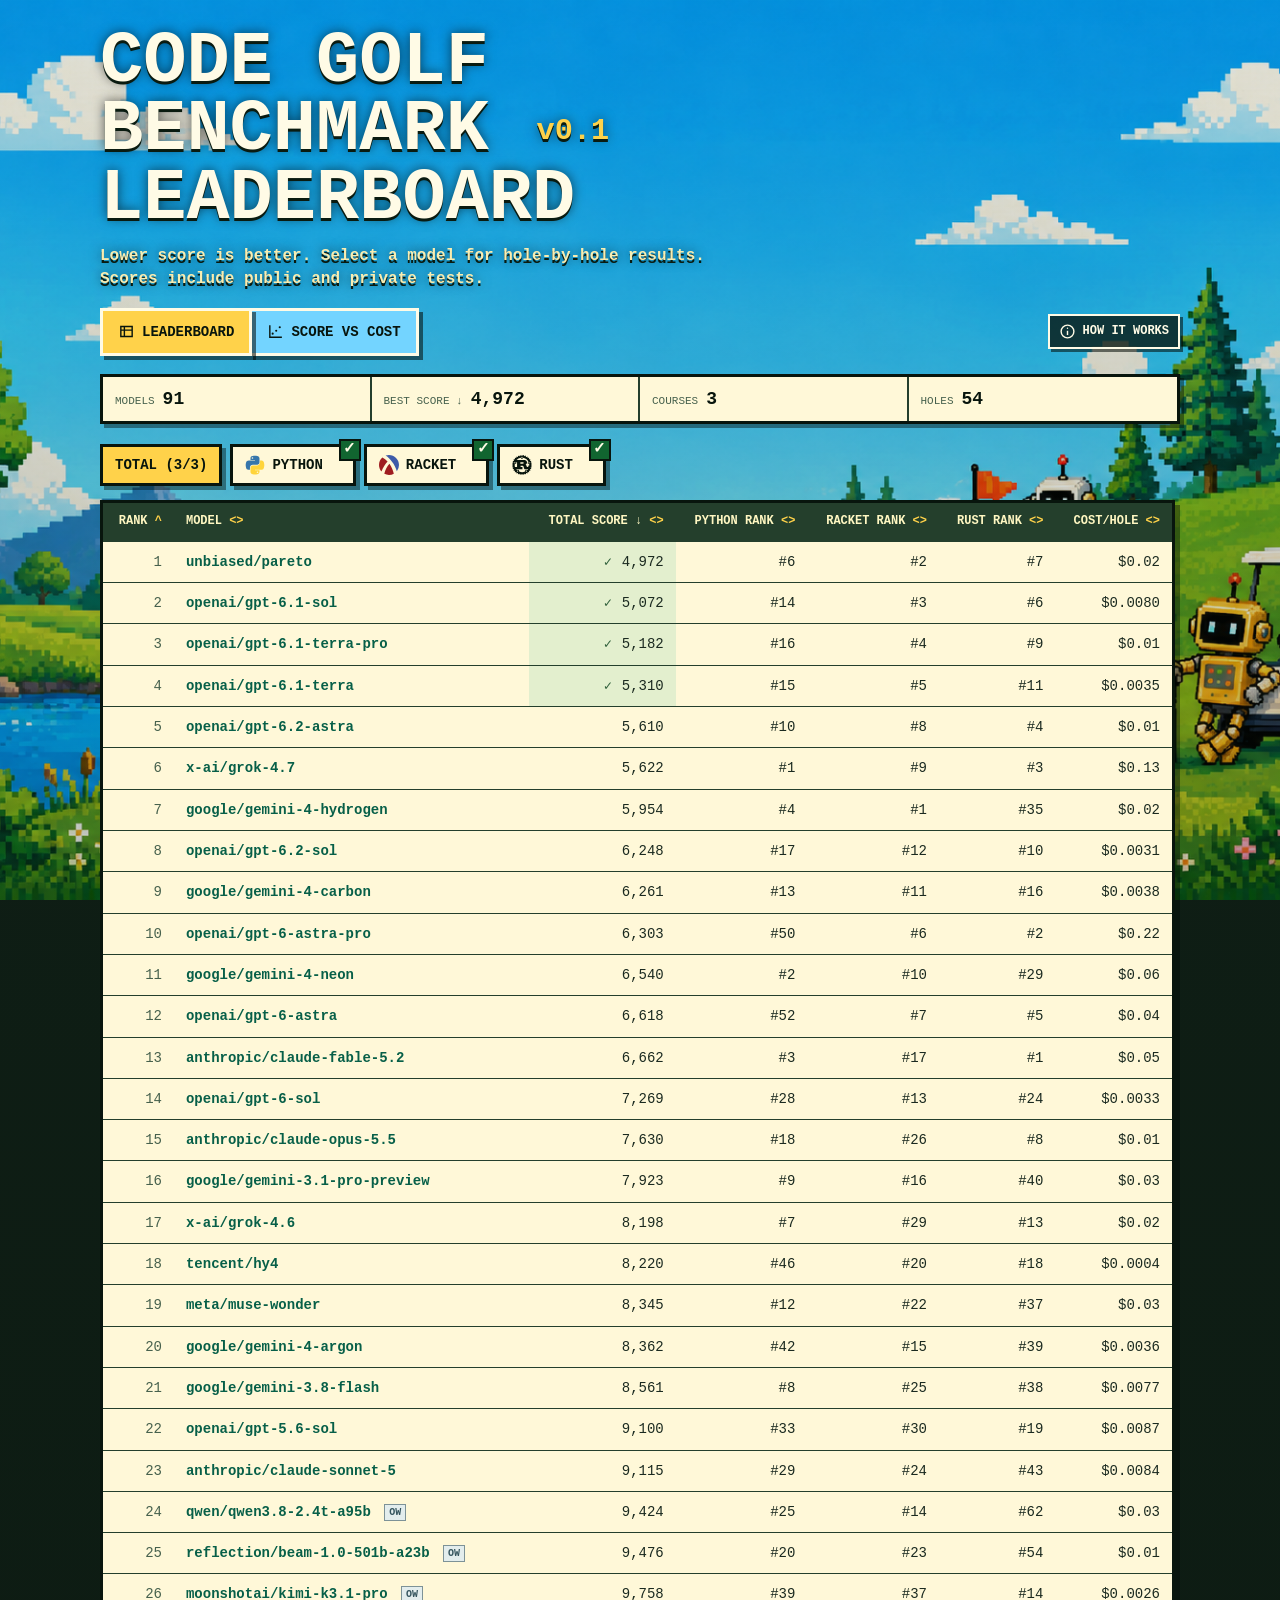
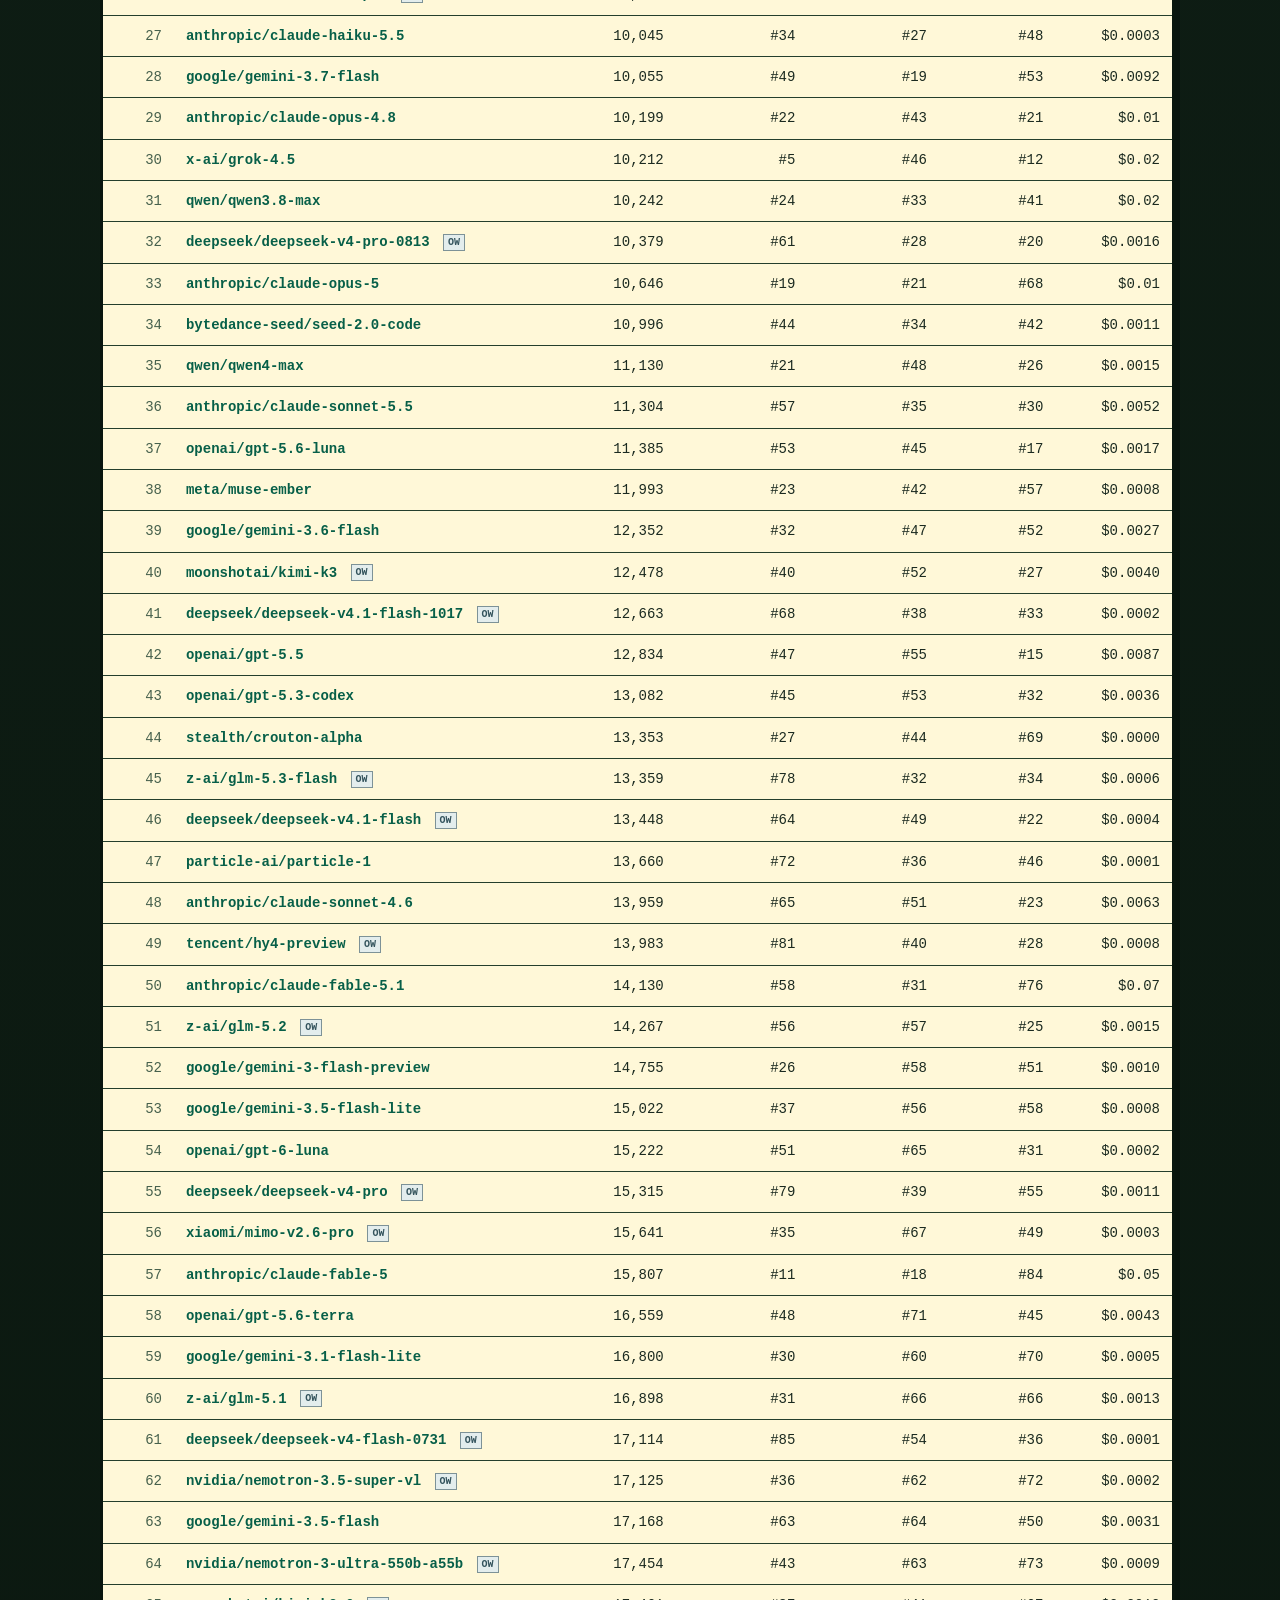
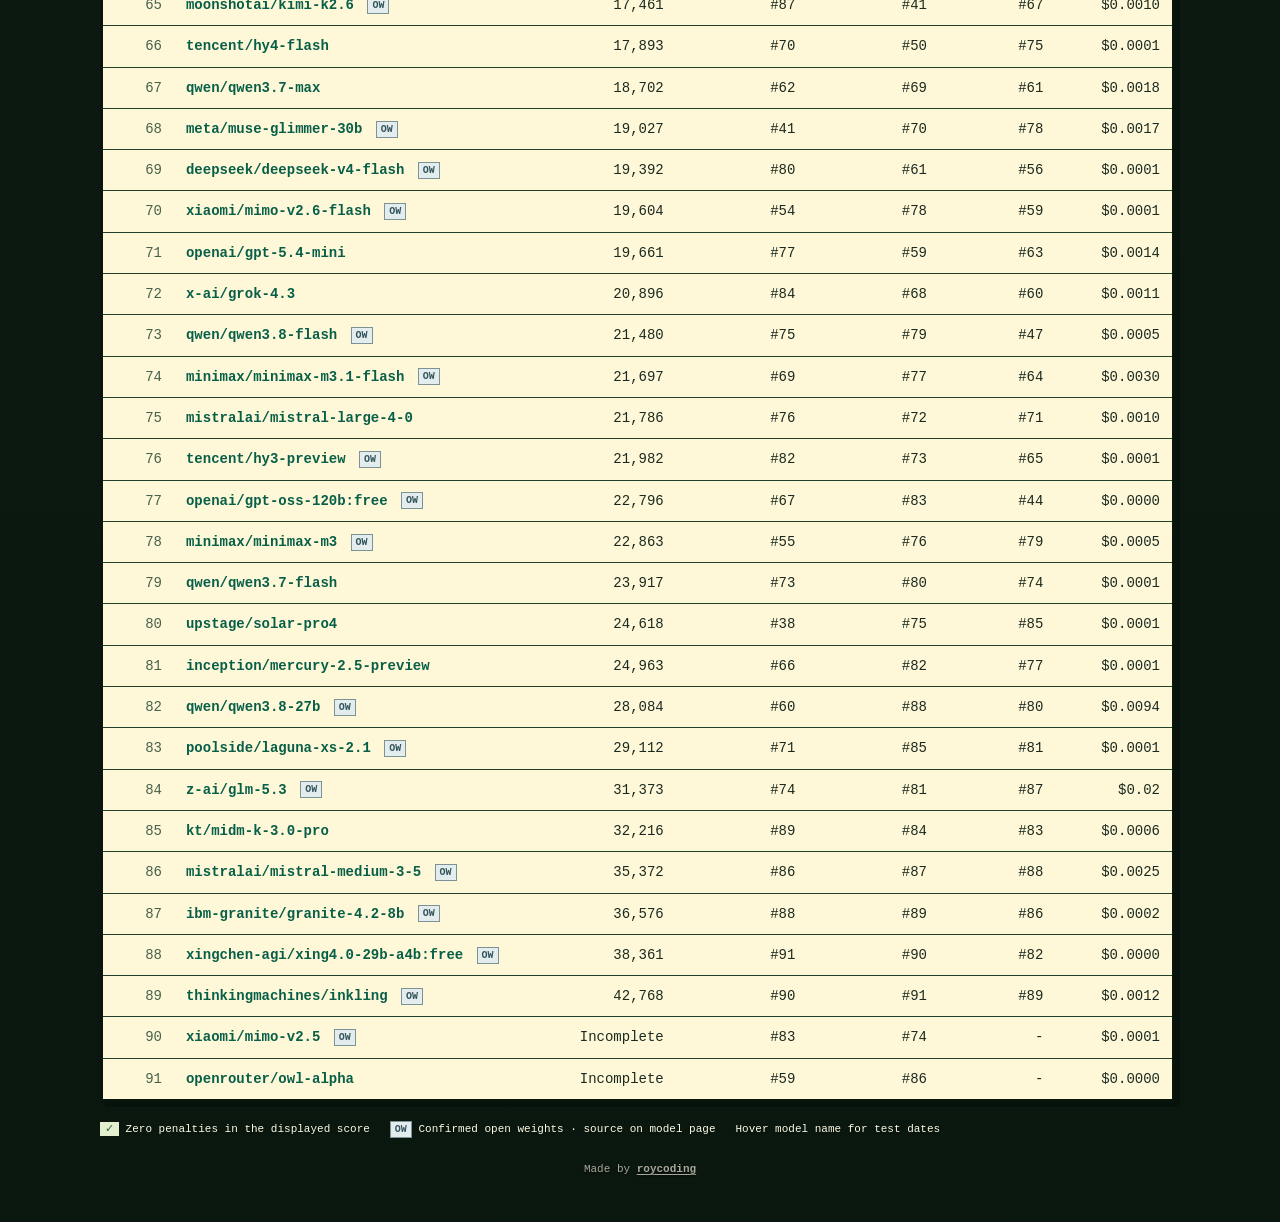
<file: index.html>
<!doctype html>
<html lang="en">
  <head>
    <meta charset="utf-8">
    <meta name="viewport" content="width=device-width, initial-scale=1">
    <meta name="description" content="See how AI models compare at writing the smallest correct Python, Racket, and Rust programs.">
    <meta property="og:type" content="website">
    <meta property="og:site_name" content="Code Golf Benchmark">
    <meta property="og:title" content="Code Golf Benchmark v0.1 Leaderboard">
    <meta property="og:description" content="See how AI models compare at writing the smallest correct Python, Racket, and Rust programs.">
    <meta property="og:url" content="https://codegolfbench.com/">
    <meta property="og:image" content="https://codegolfbench.com/code_golf_benchmark_social.png">
    <meta property="og:image:type" content="image/png">
    <meta property="og:image:width" content="1200">
    <meta property="og:image:height" content="630">
    <meta property="og:image:alt" content="A pixel-art golf course with robot golfers and the words Code Golf Benchmark v0.1.">
    <meta name="twitter:card" content="summary_large_image">
    <meta name="twitter:image" content="https://codegolfbench.com/code_golf_benchmark_social.png">
    <meta name="twitter:image:alt" content="A pixel-art golf course with robot golfers and the words Code Golf Benchmark v0.1.">
    <title>Code Golf Benchmark v0.1 Leaderboard</title>
    <link rel="icon" type="image/png" href="code_golf_bench_background1.png">
    <script src="results.js"></script>
    <script src="model-info.js"></script>
    <script src="model-details.js"></script>
    <link rel="stylesheet" href="model-details.css">
    <style>
      :root {
        color-scheme: dark;
        --bg: #102017;
        --panel: #fff8d8;
        --panel-2: #e9f7b9;
        --text: #1b2a20;
        --muted: #47614d;
        --line: #243f2c;
        --ink: #08150d;
        --link: #075f48;
        --good: #116530;
        --gold: #ffd24a;
        --sky: #73d4ff;
        --shadow: rgba(2, 10, 5, 0.42);
      }

      * {
        box-sizing: border-box;
      }

      body {
        margin: 0;
        min-height: 100vh;
        background:
          linear-gradient(rgba(9, 21, 13, 0.1), rgba(9, 21, 13, 0.8)),
          url("code_golf_bench_background1.png") center top / cover fixed,
          var(--bg);
        color: var(--text);
        font: 14px/1.45 "Courier New", ui-monospace, SFMono-Regular, Menlo, monospace;
      }

      main {
        max-width: 1120px;
        margin: 0 auto;
        padding: 28px 20px 44px;
      }

      header {
        min-height: 260px;
        display: flex;
        flex-direction: column;
        justify-content: end;
        margin-bottom: 18px;
        color: #fffbe6;
        text-shadow: 0 3px 0 #0a1b10, 0 0 12px rgba(0, 0, 0, 0.6);
      }

      h1 {
        margin: 0;
        max-width: 760px;
        font-size: clamp(34px, 7vw, 72px);
        line-height: 0.95;
        font-weight: 900;
        letter-spacing: 0;
        text-transform: uppercase;
      }

      .title-version {
        display: inline-block;
        margin-left: 0.15em;
        color: var(--gold);
        font-size: 0.42em;
        line-height: 1;
        text-transform: none;
        vertical-align: 0.35em;
      }

      .subhead {
        max-width: 640px;
        margin: 12px 0 0;
        color: #f8edb2;
        font-size: 16px;
        font-weight: 700;
      }

      .header-nav {
        display: flex;
        flex-wrap: wrap;
        align-items: center;
        justify-content: space-between;
        gap: 12px;
        margin-top: 16px;
      }

      .view-switcher {
        display: flex;
        flex-wrap: wrap;
      }

      .view-link,
      .utility-link {
        display: inline-flex;
        align-items: center;
        gap: 7px;
        background: rgba(8, 21, 13, 0.78);
        color: #fffbe6;
        text-shadow: none;
        text-transform: uppercase;
      }

      .view-link {
        border: 3px solid #fffbe6;
        padding: 11px 15px;
        box-shadow: 4px 4px 0 rgba(2, 10, 5, 0.55);
        font-weight: 800;
      }

      .view-link + .view-link {
        margin-left: -3px;
      }

      .view-link[aria-current="page"] {
        position: relative;
        z-index: 1;
        background: var(--gold);
        color: var(--ink);
      }

      .plot-view-link:not([aria-current="page"]) {
        background: var(--sky);
        color: var(--ink);
      }

      .utility-link {
        border: 2px solid #fffbe6;
        padding: 7px 9px;
        box-shadow: 3px 3px 0 rgba(2, 10, 5, 0.55);
        font-size: 12px;
      }

      .summary {
        display: grid;
        grid-template-columns: repeat(4, minmax(0, 1fr));
        background: var(--panel);
        border: 3px solid var(--ink);
        box-shadow: 4px 4px 0 var(--shadow);
        margin-bottom: 20px;
      }

      .metric {
        display: flex;
        align-items: baseline;
        gap: 8px;
        min-width: 0;
        padding: 9px 12px;
      }

      .metric:not(:last-child) {
        border-right: 2px solid var(--line);
      }

      .metric span {
        color: var(--muted);
        font-size: 11px;
        text-transform: uppercase;
      }

      .metric strong {
        font-size: 18px;
        color: var(--ink);
      }

      table {
        width: 100%;
        border-collapse: collapse;
        background: var(--panel);
        border: 3px solid var(--ink);
        border-radius: 0;
        box-shadow: 5px 5px 0 var(--shadow);
        overflow: hidden;
      }

      th,
      td {
        padding: 10px 12px;
        border-bottom: 1px solid var(--line);
        text-align: left;
        white-space: nowrap;
        font-variant-numeric: tabular-nums;
      }

      th {
        background: var(--line);
        color: #fff7c2;
        font-size: 12px;
        text-transform: uppercase;
      }

      th.sortable {
        cursor: pointer;
        user-select: none;
      }

      th.sortable::after {
        content: " <> ";
        color: var(--gold);
      }

      th.sort-asc::after {
        content: " ^ ";
      }

      th.sort-desc::after {
        content: " v ";
      }

      tr:last-child td {
        border-bottom: 0;
      }

      td.number,
      th.number {
        text-align: right;
      }

      a {
        color: var(--link);
        font-weight: 650;
        text-decoration: none;
      }

      a:hover {
        background: var(--gold);
        color: var(--ink);
        text-decoration: none;
      }

      .view-link:hover,
      .utility-link:hover {
        background: var(--gold);
        color: var(--ink);
        text-shadow: none;
      }

      .rank {
        color: var(--muted);
        font-variant-numeric: tabular-nums;
      }

      .passed {
        color: var(--good);
        font-weight: 650;
      }

      .table-wrap {
        overflow-x: auto;
        padding: 0 5px 5px 0;
      }

      .course-leaderboard th,
      .course-leaderboard td {
        padding: 10px 8px;
      }

      .course-leaderboard th {
        white-space: normal;
      }

      .course-leaderboard .model-name-cell {
        min-width: 150px;
        max-width: 250px;
        white-space: normal;
        overflow-wrap: anywhere;
      }

      .tabs {
        display: flex;
        flex-wrap: wrap;
        gap: 8px;
        margin: 0 0 14px;
      }

      .course-tab {
        position: relative;
      }

      .tab {
        display: inline-flex;
        align-items: center;
        gap: 7px;
        border: 3px solid var(--ink);
        border-radius: 0;
        background: var(--panel);
        color: var(--ink);
        box-shadow: 4px 4px 0 var(--shadow);
        cursor: pointer;
        font: inherit;
        font-weight: 800;
        padding: 8px 12px;
        text-transform: uppercase;
      }

      .button-icon {
        flex: 0 0 auto;
        width: 17px;
        height: 17px;
        stroke-width: 2;
      }

      .course-icon {
        width: 20px;
        height: 20px;
      }

      .tab[aria-selected="true"] {
        background: var(--gold);
      }

      .course-tab:not(.is-counted) .tab:not([aria-selected="true"]) {
        color: var(--muted);
        opacity: 0.72;
      }

      .course-view-tab {
        padding-right: 30px;
      }

      .course-toggle {
        position: absolute;
        top: -5px;
        right: -5px;
        width: 22px;
        height: 22px;
        cursor: pointer;
      }

      .course-toggle input {
        position: absolute;
        inset: 0;
        width: 100%;
        height: 100%;
        margin: 0;
        opacity: 0;
        cursor: inherit;
      }

      .course-toggle-mark {
        display: block;
        width: 100%;
        height: 100%;
        border: 2px solid var(--ink);
        border-radius: 0;
        background: var(--panel);
        color: transparent;
        font-size: 15px;
        font-weight: 900;
        line-height: 18px;
        text-align: center;
      }

      .course-toggle input:checked + .course-toggle-mark {
        background: var(--good);
        color: #fffbe6;
      }

      .course-toggle input:focus-visible + .course-toggle-mark {
        outline: 3px solid var(--sky);
        outline-offset: 2px;
      }

      .course-toggle.is-disabled {
        cursor: not-allowed;
      }

      .site-footer {
        margin-top: 24px;
        color: rgba(255, 251, 230, 0.65);
        font-size: 11px;
        text-align: center;
        text-shadow: 0 1px 2px rgba(0, 0, 0, 0.65);
      }

      .site-footer a {
        color: inherit;
        text-decoration: underline;
        text-underline-offset: 2px;
      }

      .site-footer a:hover {
        background: transparent;
        color: #fffbe6;
      }

      @media (max-width: 760px) {
        body {
          background-attachment: scroll;
        }

        header {
          min-height: 220px;
        }

        .summary {
          grid-template-columns: repeat(2, minmax(0, 1fr));
        }

        .metric:not(:last-child) {
          border-right: 0;
        }

        .metric:nth-child(odd) {
          border-right: 2px solid var(--line);
        }

        .metric:nth-child(-n + 2) {
          border-bottom: 2px solid var(--line);
        }
      }

      @media (max-width: 440px) {
        .view-link {
          padding: 9px 10px;
          font-size: 12px;
        }

        .metric {
          display: grid;
          gap: 1px;
          padding: 7px 9px;
        }
      }
    </style>
  </head>
  <body>
    <main>
      <header>
        <h1>Code Golf Benchmark <span class="title-version">v0.1</span> Leaderboard</h1>
        <p class="subhead">Lower score is better. Select a model for hole-by-hole results. <span id="test-set-label"></span></p>
        <div class="header-nav">
          <nav class="view-switcher" aria-label="Benchmark views">
            <a class="view-link" href="index.html" aria-current="page">
              <svg class="button-icon" viewBox="0 0 24 24" fill="none" stroke="currentColor" aria-hidden="true" focusable="false">
                <path d="M4 5h16v14H4zM4 10h16M9 5v14"></path>
              </svg>
              <span>Leaderboard</span>
            </a>
            <a class="view-link plot-view-link" id="scatter-link" href="scatter.html">
              <svg class="button-icon" viewBox="0 0 24 24" fill="none" stroke="currentColor" aria-hidden="true" focusable="false">
                <path d="M4 3v17h17"></path>
                <circle cx="8" cy="15" r="1.5" fill="currentColor" stroke="none"></circle>
                <circle cx="13" cy="11" r="1.5" fill="currentColor" stroke="none"></circle>
                <circle cx="18" cy="6" r="1.5" fill="currentColor" stroke="none"></circle>
              </svg>
              <span>Score vs Cost</span>
            </a>
          </nav>
          <a class="utility-link" href="how-it-works.html">
            <svg class="button-icon" viewBox="0 0 24 24" fill="none" stroke="currentColor" aria-hidden="true" focusable="false">
              <circle cx="12" cy="12" r="9"></circle>
              <path d="M12 11v6"></path>
              <circle cx="12" cy="7.5" r="1" fill="currentColor" stroke="none"></circle>
            </svg>
            <span>How It Works</span>
          </a>
        </div>
      </header>

      <section class="summary" aria-label="Benchmark summary">
        <div class="metric"><span>Models</span><strong id="models">-</strong></div>
        <div class="metric"><span>Best Score ↓</span><strong id="best-score">-</strong></div>
        <div class="metric"><span id="course-label">Courses</span><strong id="course">-</strong></div>
        <div class="metric"><span>Holes</span><strong id="holes">-</strong></div>
      </section>

      <nav class="tabs" id="tabs" aria-label="Leaderboard views"></nav>

      <div class="table-wrap">
        <table>
          <thead id="leaderboard-head"></thead>
          <tbody id="leaderboard"></tbody>
        </table>
      </div>

      <p class="leaderboard-legend">
        <span><span class="legend-clean">✓</span> Zero penalties in the displayed score</span>
        <span><span class="open-weight-badge">OW</span> Confirmed open weights · source on model page</span>
        <span>Hover model name for test dates</span>
      </p>

      <footer class="site-footer">Made by <a href="https://roycoding.com">roycoding</a></footer>
    </main>

    <script>
      const rawResults = window.CODEGOLF_RESULTS || [];
      const rows = document.querySelector("#leaderboard");
      const head = document.querySelector("#leaderboard-head");
      const tabs = document.querySelector("#tabs");
      const scatterLink = document.querySelector("#scatter-link");
      const ALL_COURSES = "__all__";
      let activeView = ALL_COURSES;
      let sortState = { key: "rank", direction: "asc" };

      function fmtScore(value) {
        if (!Number.isFinite(Number(value))) return "-";
        return Math.round(Number(value)).toLocaleString();
      }

      function fmtCost(value) {
        if (value === null || value === undefined || value === "") return "-";
        const number = Number(value);
        if (!Number.isFinite(number)) return "-";
        return `$${number.toFixed(number < 0.01 ? 4 : 2)}`;
      }

      function pct(value) {
        return `${Math.round(value * 100)}%`;
      }

      function testFraction(result) {
        return `${result.tests_passed}/${result.tests_total}`;
      }

      function correctnessCell(result) {
        return `${pct(result.correctness)} (${testFraction(result)})`;
      }

      function rawByteCount(result) {
        return Number(result.raw_bytes ?? result.bytes ?? 0);
      }

      function penaltyPoints(result) {
        const penalty = Number(result.penalty_points ?? (Number(result.score) - rawByteCount(result)));
        return Number.isFinite(penalty) ? Math.max(0, penalty) : penalty;
      }

      function apiCost(result) {
        const rawCost = result.api_cost ?? result.api_summary?.cost;
        if (rawCost === null || rawCost === undefined || rawCost === "") return null;
        const cost = Number(rawCost);
        return Number.isFinite(cost) ? cost : null;
      }

      function costPerHole(result) {
        if (result.cost_per_hole !== undefined) {
          const value = Number(result.cost_per_hole);
          return Number.isFinite(value) ? value : null;
        }
        const cost = apiCost(result);
        const holes = Number(result.tasks_total);
        return cost !== null && holes > 0 ? cost / holes : null;
      }

      function escapeHtml(value) {
        return String(value)
          .replaceAll("&", "&amp;")
          .replaceAll("<", "&lt;")
          .replaceAll(">", "&gt;")
          .replaceAll('"', "&quot;");
      }

      function modelKey(result) {
        return String(result.model_key || result.model || result.variant || result.run || "");
      }

      function courseKey(result) {
        return String(result.course || "python");
      }

      function courseLabel(course) {
        return course.replaceAll("-", " ").replace(/\b\w/g, (char) => char.toUpperCase());
      }

      const courseIcons = {
        python: {
          viewBox: "10 8 108 110",
          markup: `
            <path fill="#3776ab" d="M63.391 1.988c-4.222.02-8.252.379-11.8 1.007-10.45 1.846-12.346 5.71-12.346 12.837v9.411h24.693v3.137H29.977c-7.176 0-13.46 4.313-15.426 12.521-2.268 9.405-2.368 15.275 0 25.096 1.755 7.311 5.947 12.519 13.124 12.519h8.491V67.234c0-8.151 7.051-15.34 15.426-15.34h24.665c6.866 0 12.346-5.654 12.346-12.548V15.833c0-6.693-5.646-11.72-12.346-12.837-4.244-.706-8.645-1.027-12.866-1.008zM50.037 9.557c2.55 0 4.634 2.117 4.634 4.721 0 2.593-2.083 4.69-4.634 4.69-2.56 0-4.633-2.097-4.633-4.69-.001-2.604 2.073-4.721 4.633-4.721z" transform="translate(0 10.26)"></path>
            <path fill="#ffd43b" d="M91.682 28.38v10.966c0 8.5-7.208 15.655-15.426 15.655H51.591c-6.756 0-12.346 5.783-12.346 12.549v23.515c0 6.691 5.818 10.628 12.346 12.547 7.816 2.297 15.312 2.713 24.665 0 6.216-1.801 12.346-5.423 12.346-12.547v-9.412H63.938v-3.138h37.012c7.176 0 9.852-5.005 12.348-12.519 2.578-7.735 2.467-15.174 0-25.096-1.774-7.145-5.161-12.521-12.348-12.521h-9.268zM77.809 87.927c2.561 0 4.634 2.097 4.634 4.692 0 2.602-2.074 4.719-4.634 4.719-2.55 0-4.633-2.117-4.633-4.719 0-2.595 2.083-4.692 4.633-4.692z" transform="translate(0 10.26)"></path>
          `,
        },
        racket: {
          viewBox: "0 0 24 24",
          markup: `
            <path fill="#3e5ba9" d="M12 0a11.95 11.95 0 0 0-4.104.721c4.872 2.556 11.316 10.893 13.547 18.686A11.957 11.957 0 0 0 24 12c0-6.627-5.373-12-12-12z"></path>
            <path fill="#9f1d20" d="M4.093 2.974A11.971 11.971 0 0 0 0 12c0 3.026 1.12 5.789 2.968 7.9 1.629-4.894 4.691-9.611 7.313-12.246-1.872-2.016-3.968-3.618-6.188-4.68zM6.369 22.599A11.947 11.947 0 0 0 12 24c2.092 0 4.059-.536 5.772-1.478-.987-4.561-2.851-8.739-5.28-12.147-2.597 2.8-5.186 7.702-6.123 12.224z"></path>
          `,
        },
        rust: {
          viewBox: "0 0 24 24",
          markup: `
            <path fill="currentColor" d="M23.835 11.703l-1.008-.623a13.7 13.7 0 0 0-.028-.294l.866-.807a.348.348 0 0 0-.116-.578l-1.106-.414a8.5 8.5 0 0 0-.087-.285l.69-.959a.346.346 0 0 0-.225-.545l-1.167-.189a9.4 9.4 0 0 0-.14-.262l.49-1.076a.344.344 0 0 0-.028-.336.349.349 0 0 0-.3-.154l-1.185.041a6.8 6.8 0 0 0-.187-.226l.272-1.153a.347.347 0 0 0-.417-.418l-1.153.273a14 14 0 0 0-.228-.187l.042-1.185a.344.344 0 0 0-.49-.328l-1.076.491a9.7 9.7 0 0 0-.263-.141L16.256.955a.348.348 0 0 0-.545-.226l-.96.691a8.5 8.5 0 0 0-.285-.086l-.414-1.106a.348.348 0 0 0-.578-.116l-.807.867a9.3 9.3 0 0 0-.294-.029L12.295.168a.346.346 0 0 0-.59 0l-.623 1.007a13.7 13.7 0 0 0-.294.029L9.98.337a.346.346 0 0 0-.578.116l-.414 1.106a8.5 8.5 0 0 0-.285.086L7.744.955a.348.348 0 0 0-.545.226l-.19 1.167a9.4 9.4 0 0 0-.262.14l-1.076-.49a.346.346 0 0 0-.49.328l.041 1.185a8 8 0 0 0-.228.187l-1.153-.273a.347.347 0 0 0-.417.418l.271 1.153a8 8 0 0 0-.186.226l-1.185-.041a.346.346 0 0 0-.328.49l.491 1.076a9.2 9.2 0 0 0-.141.262l-1.166.189a.348.348 0 0 0-.226.545l.691.959a13.3 13.3 0 0 0-.087.285l-1.107.414a.348.348 0 0 0-.115.578l.866.807a9.3 9.3 0 0 0-.029.294l-1.007.623a.344.344 0 0 0 0 .589l1.007.624c.009.098.019.196.029.293l-.866.808a.346.346 0 0 0 .115.578l1.107.414c.027.096.057.191.087.285l-.691.959a.345.345 0 0 0 .227.544l1.166.19c.045.088.092.175.141.262l-.491 1.076a.346.346 0 0 0 .328.49l1.183-.042c.062.077.124.153.187.228l-.271 1.154a.346.346 0 0 0 .417.416l1.153-.271c.075.064.151.125.228.186l-.041 1.185a.344.344 0 0 0 .49.327l1.076-.49c.087.049.174.095.262.141l.19 1.166a.348.348 0 0 0 .545.227l.959-.69c.094.03.189.059.285.087l.414 1.106a.345.345 0 0 0 .578.115l.808-.866c.097.011.195.021.294.03l.623 1.007a.347.347 0 0 0 .589 0l.624-1.007c.098-.009.196-.019.293-.03l.807.866a.348.348 0 0 0 .578-.115l.414-1.106c.096-.028.191-.057.286-.087l.958.69a.345.345 0 0 0 .545-.227l.19-1.166c.088-.046.175-.093.262-.141l1.076.49a.347.347 0 0 0 .49-.327l-.041-1.185c.076-.061.152-.122.226-.186l1.153.271a.347.347 0 0 0 .417-.416l-.271-1.154c.063-.075.125-.151.186-.228l1.185.042a.344.344 0 0 0 .328-.49l-.49-1.076c.047-.087.095-.174.14-.262l1.167-.19a.348.348 0 0 0 .226-.544l-.691-.959.087-.285 1.106-.414a.346.346 0 0 0 .116-.578l-.866-.808c.01-.097.02-.195.028-.293l1.008-.624a.344.344 0 0 0 0-.589zm-6.742 8.355a.714.714 0 0 1 .299-1.396.714.714 0 1 1-.3 1.396zm-.342-2.314a.649.649 0 0 0-.772.5l-.357 1.669a8.74 8.74 0 0 1-7.014-.035l-.358-1.668a.648.648 0 0 0-.771-.499l-1.473.316a8.7 8.7 0 0 1-.761-.898h7.168c.08 0 .135-.014.135-.088v-2.536c0-.074-.053-.088-.135-.088h-2.097v-1.608h2.268c.206 0 1.106.059 1.394 1.209.09.353.287 1.504.423 1.873.135.413.683 1.238 1.269 1.238h3.571a.75.75 0 0 0 .13-.013 8.8 8.8 0 0 1-.812.953zM6.837 20.024a.714.714 0 1 1-.3-1.396.714.714 0 0 1 .3 1.396zM4.118 8.997a.714.714 0 1 1-1.304.58.714.714 0 0 1 1.304-.58zm-.836 1.982l1.535-.683a.65.65 0 0 0 .33-.858l-.316-.715h1.244v5.603H3.567a8.8 8.8 0 0 1-.285-3.347zm6.735-.544V8.784h2.96c.153 0 1.079.177 1.079.87 0 .575-.711.781-1.295.781zm10.757 1.486c0 .219-.008.436-.024.651h-.9c-.09 0-.127.059-.127.148v.413c0 .973-.548 1.184-1.029 1.238-.458.052-.965-.191-1.028-.472-.27-1.518-.72-1.843-1.43-2.403.881-.56 1.799-1.386 1.799-2.492 0-1.193-.819-1.945-1.377-2.315-.783-.516-1.65-.619-1.883-.619H5.468a8.77 8.77 0 0 1 4.907-2.77l1.098 1.151a.648.648 0 0 0 .918.022l1.227-1.175a8.78 8.78 0 0 1 6.004 4.277l-.84 1.898a.652.652 0 0 0 .33.858l1.618.72c.028.287.042.577.042.87zm-9.3-9.6a.713.713 0 1 1 .983 1.032.714.714 0 0 1-.984-1.032zm8.338 6.71a.711.711 0 0 1 .94-.362.714.714 0 1 1-.94.364z"></path>
          `,
        },
      };

      function createCourseIcon(course) {
        const logo = courseIcons[course] || {
          viewBox: "0 0 24 24",
          markup: '<path fill="none" stroke="currentColor" d="m8 7-5 5 5 5m8-10 5 5-5 5"></path>',
        };
        const icon = document.createElementNS("http://www.w3.org/2000/svg", "svg");
        icon.classList.add("button-icon", "course-icon");
        icon.setAttribute("viewBox", logo.viewBox);
        icon.setAttribute("aria-hidden", "true");
        icon.setAttribute("focusable", "false");
        icon.innerHTML = logo.markup;
        return icon;
      }

      function resultPreferenceCompare(a, b) {
        return (
          Number(a.score) - Number(b.score) ||
          Number(b.tasks_passed || 0) - Number(a.tasks_passed || 0) ||
          Number(b.tests_passed || 0) - Number(a.tests_passed || 0) ||
          Number(a.raw_bytes || 0) - Number(b.raw_bytes || 0) ||
          String(a.variant || a.run || "").localeCompare(String(b.variant || b.run || ""))
        );
      }

      function bestResultPerModelCourse(items) {
        const best = new Map();
        for (const result of items) {
          const key = `${modelKey(result)}\u0000${courseKey(result)}`;
          const current = best.get(key);
          if (!current || resultPreferenceCompare(result, current) < 0) best.set(key, result);
        }
        return [...best.values()];
      }

      const results = bestResultPerModelCourse(rawResults);
      const courses = [...new Set(results.map(courseKey))].sort();
      let selectedCourses = selectedCoursesFromUrl();
      const testSets = [...new Set(results.map((result) => result.test_set).filter(Boolean))];
      document.querySelector("#test-set-label").textContent = testSets.includes("all")
        ? "Scores include public and private tests."
        : "Scores use private tests.";

      function selectedCoursesFromUrl() {
        const params = new URLSearchParams(window.location.search);
        if (!params.has("courses")) return new Set(courses);

        const requested = new Set(params.get("courses").split(",").filter(Boolean));
        const selected = courses.filter((course) => requested.has(course));
        return new Set(selected.length ? selected : courses);
      }

      function selectedCourseList() {
        return courses.filter((course) => selectedCourses.has(course));
      }

      function updateCoursesUrl() {
        const url = new URL(window.location.href);
        if (selectedCourses.size === courses.length) {
          url.searchParams.delete("courses");
        } else {
          url.searchParams.set("courses", selectedCourseList().join(","));
        }
        window.history.replaceState(null, "", url.href);
        updateScatterLink();
      }

      function updateScatterLink() {
        const selected = selectedCourseList();
        scatterLink.href = selected.length === courses.length
          ? "scatter.html"
          : `scatter.html?courses=${encodeURIComponent(selected.join(","))}`;
      }

      function rankedCourseResults(course) {
        return results
          .filter((result) => courseKey(result) === course)
          .sort(resultPreferenceCompare)
          .map((result, index) => ({ ...result, rank: index + 1 }));
      }

      const courseRanks = new Map();
      for (const course of courses) {
        courseRanks.set(
          course,
          new Map(rankedCourseResults(course).map((result) => [modelKey(result), result.rank])),
        );
      }

      function buildCombinedRows() {
        const includedCourses = selectedCourseList();
        const byModel = new Map();
        for (const result of results) {
          if (!selectedCourses.has(courseKey(result))) continue;
          const key = modelKey(result);
          if (!byModel.has(key)) {
            byModel.set(key, {
              model_key: key,
              model: result.model || result.variant || result.run,
              results_by_course: new Map(),
              model_metadata: result.model_metadata || {},
            });
          }
          byModel.get(key).results_by_course.set(courseKey(result), result);
        }

        const models = [...byModel.values()].map((model) => {
          const courseResults = [...model.results_by_course.values()];
          const complete = includedCourses.every((course) => model.results_by_course.has(course));
          const availableScore = courseResults.reduce((total, result) => total + Number(result.score || 0), 0);
          const rawBytes = courseResults.reduce((total, result) => total + rawByteCount(result), 0);
          const costs = courseResults.map(apiCost);
          const totalApiCost = costs.every((cost) => cost !== null)
            ? costs.reduce((total, cost) => total + cost, 0)
            : null;
          const totalHoles = courseResults.reduce((total, result) => total + Number(result.tasks_total || 0), 0);
          return {
            ...model,
            complete,
            courses_completed: courseResults.length,
            total_score: complete ? availableScore : Number.POSITIVE_INFINITY,
            available_score: availableScore,
            raw_bytes: rawBytes,
            api_cost: totalApiCost,
            tasks_total: totalHoles,
            penalty_points: courseResults.reduce((total, result) => total + penaltyPoints(result), 0),
          };
        });

        models.sort((a, b) => (
          a.total_score - b.total_score ||
          b.courses_completed - a.courses_completed ||
          a.available_score - b.available_score ||
          String(a.model).localeCompare(String(b.model))
        ));
        return models.map((model, index) => ({ ...model, rank: index + 1 }));
      }

      function valueForSort(item, key) {
        if (key === "model") return item.model || item.variant || item.model_key;
        if (key === "total_score") return item.total_score;
        if (key === "cost_per_hole") return costPerHole(item) ?? Number.POSITIVE_INFINITY;
        if (key === "penalty_points") return penaltyPoints(item);
        if (key.startsWith("course:")) {
          return courseRanks.get(key.slice(7))?.get(item.model_key || modelKey(item)) ?? Number.POSITIVE_INFINITY;
        }
        return item[key] ?? "";
      }

      function compareValues(a, b, key) {
        const av = valueForSort(a, key);
        const bv = valueForSort(b, key);
        if (typeof av === "number" && typeof bv === "number") return av - bv;
        return String(av).localeCompare(String(bv));
      }

      function markSortHeader() {
        for (const header of document.querySelectorAll("th.sortable")) {
          header.classList.toggle("sort-asc", header.dataset.key === sortState.key && sortState.direction === "asc");
          header.classList.toggle("sort-desc", header.dataset.key === sortState.key && sortState.direction === "desc");
        }
      }

      function bindSortHeaders() {
        for (const header of document.querySelectorAll("th.sortable")) {
          header.addEventListener("click", () => {
            const key = header.dataset.key;
            sortState = {
              key,
              direction: sortState.key === key && sortState.direction === "asc" ? "desc" : "asc",
            };
            const items =
              activeView === ALL_COURSES ? buildCombinedRows() : rankedCourseResults(activeView);
            if (activeView === ALL_COURSES) {
              renderCombinedRows(items);
            } else {
              renderCourseRows(items);
            }
            markSortHeader();
          });
        }
      }

      function renderTabs() {
        tabs.textContent = "";
        const totalButton = document.createElement("button");
        totalButton.className = "tab";
        totalButton.type = "button";
        totalButton.textContent = `Total (${selectedCourses.size}/${courses.length})`;
        totalButton.setAttribute("aria-selected", String(activeView === ALL_COURSES));
        totalButton.addEventListener("click", () => {
          activeView = ALL_COURSES;
          sortState = { key: "rank", direction: "asc" };
          renderTabs();
          renderTable();
        });
        tabs.appendChild(totalButton);

        for (const course of courses) {
          const control = document.createElement("div");
          control.className = "course-tab";
          control.classList.toggle("is-counted", selectedCourses.has(course));

          const viewButton = document.createElement("button");
          viewButton.className = "tab course-view-tab";
          viewButton.type = "button";
          viewButton.appendChild(createCourseIcon(course));
          viewButton.appendChild(document.createTextNode(courseLabel(course)));
          viewButton.setAttribute("aria-selected", String(course === activeView));
          viewButton.addEventListener("click", () => {
            activeView = course;
            sortState = { key: "rank", direction: "asc" };
            renderTabs();
            renderTable();
          });
          control.appendChild(viewButton);

          const toggleLabel = document.createElement("label");
          toggleLabel.className = "course-toggle";
          const toggle = document.createElement("input");
          toggle.className = "course-checkbox";
          toggle.type = "checkbox";
          toggle.checked = selectedCourses.has(course);
          toggle.disabled = toggle.checked && selectedCourses.size === 1;
          toggleLabel.classList.toggle("is-disabled", toggle.disabled);
          toggle.setAttribute("aria-label", `Include ${courseLabel(course)} in total`);
          toggleLabel.title = toggle.disabled ? "At least one course must be included" : `Include ${courseLabel(course)} in total`;
          toggle.addEventListener("change", () => {
            if (toggle.checked) {
              selectedCourses.add(course);
            } else {
              selectedCourses.delete(course);
            }
            if (sortState.key === `course:${course}` && !toggle.checked) {
              sortState = { key: "rank", direction: "asc" };
            }
            updateCoursesUrl();
            renderTabs();
            renderTable();
          });
          toggleLabel.appendChild(toggle);
          const toggleMark = document.createElement("span");
          toggleMark.className = "course-toggle-mark";
          toggleMark.setAttribute("aria-hidden", "true");
          toggleMark.textContent = "\u2713";
          toggleLabel.appendChild(toggleMark);
          control.appendChild(toggleLabel);
          tabs.appendChild(control);
        }
      }

      function renderCombinedHeader() {
        const includedCourses = selectedCourseList();
        head.innerHTML = `
          <tr>
            <th class="sortable number" data-key="rank">Rank</th>
            <th class="sortable" data-key="model">Model</th>
            <th class="sortable number" data-key="total_score">Total Score ↓</th>
            ${includedCourses.map((course) => `<th class="sortable number" data-key="course:${escapeHtml(course)}">${escapeHtml(courseLabel(course))} Rank</th>`).join("")}
            <th class="sortable number" data-key="cost_per_hole" title="API cost per hole in USD.">Cost/Hole</th>
          </tr>
        `;
        bindSortHeaders();
      }

      function renderCourseHeader() {
        head.innerHTML = `
          <tr>
            <th class="sortable number" data-key="rank">Rank</th>
            <th class="sortable" data-key="model">Model</th>
            <th class="sortable number" data-key="score">Score ↓</th>
            <th class="sortable number" data-key="raw_bytes">Raw Bytes</th>
            <th class="sortable number" data-key="penalty_points" title="Score minus raw bytes.">Penalty</th>
            <th class="sortable number" data-key="correctness" title="Tests passed divided by total tests in the selected scoring set.">Correctness</th>
            <th class="sortable number" data-key="tasks_passed" title="Holes where every test passed. This is different from test-level correctness.">Holes Passed</th>
            <th class="sortable number" data-key="cost_per_hole" title="API cost per hole in USD.">Cost/Hole</th>
          </tr>
        `;
        bindSortHeaders();
      }

      function updateSummary(items) {
        if (activeView === ALL_COURSES) {
          const complete = items.filter((item) => item.complete);
          const includedCourses = selectedCourseList();
          const holeCount = includedCourses.reduce((total, course) => {
            const first = results.find((result) => courseKey(result) === course);
            return total + Number(first?.tasks_total || 0);
          }, 0);
          document.querySelector("#models").textContent = items.length;
          document.querySelector("#best-score").textContent = complete.length ? fmtScore(complete[0].total_score) : "-";
          document.querySelector("#course-label").textContent = "Courses";
          document.querySelector("#course").textContent = includedCourses.length;
          document.querySelector("#holes").textContent = holeCount || "-";
        } else {
          document.querySelector("#models").textContent = items.length;
          document.querySelector("#best-score").textContent = items.length ? fmtScore(items[0].score) : "-";
          document.querySelector("#course-label").textContent = "Course";
          document.querySelector("#course").textContent = courseLabel(activeView);
          document.querySelector("#holes").textContent = items.length ? items[0].tasks_total : "-";
        }
      }

      function renderCombinedRows(items) {
        rows.textContent = "";
        const includedCourses = selectedCourseList();
        const sorted = [...items].sort((a, b) => {
          const order = compareValues(a, b, sortState.key);
          return sortState.direction === "asc" ? order : -order;
        });

        for (const model of sorted) {
          const tr = document.createElement("tr");
          const href = `model.html?model=${encodeURIComponent(model.model_key)}`;
          tr.innerHTML = `
            <td class="number rank">${model.rank}</td>
            <td class="model-name-cell"><a href="${href}" title="Tested — ${escapeHtml(CodegolfDetails.testedTitle(model))}">${escapeHtml(model.model || model.model_key)}</a> ${CodegolfDetails.annotations(model)}</td>
            ${CodegolfDetails.scoreCell(model, model.complete ? fmtScore(model.total_score) : "Incomplete")}
            ${includedCourses.map((course) => {
              const rank = courseRanks.get(course)?.get(model.model_key);
              return `<td class="number">${rank ? `#${rank}` : "-"}</td>`;
            }).join("")}
            <td class="number">${fmtCost(costPerHole(model))}</td>
          `;
          rows.appendChild(tr);
        }
      }

      function renderCourseRows(items) {
        rows.textContent = "";
        const sorted = [...items].sort((a, b) => {
          const order = compareValues(a, b, sortState.key);
          return sortState.direction === "asc" ? order : -order;
        });

        for (const result of sorted) {
          const key = modelKey(result);
          const href = `model.html?model=${encodeURIComponent(key)}`;
          const tr = document.createElement("tr");
          tr.innerHTML = `
            <td class="number rank">${result.rank}</td>
            <td class="model-name-cell"><a href="${href}" title="Tested — ${escapeHtml(CodegolfDetails.testedTitle(result))}">${escapeHtml(result.model || result.variant || result.run)}</a> ${CodegolfDetails.annotations(result)}</td>
            ${CodegolfDetails.scoreCell(result, fmtScore(result.score))}
            <td class="number">${result.raw_bytes}</td>
            <td class="number">${fmtScore(penaltyPoints(result))}</td>
            <td class="number" title="Tests passed / total tests: ${testFraction(result)}">${correctnessCell(result)}</td>
            <td class="number passed" title="Fully passed holes / total holes">${result.tasks_passed}/${result.tasks_total}</td>
            <td class="number">${fmtCost(costPerHole(result))}</td>
          `;
          rows.appendChild(tr);
        }
      }

      function renderTable() {
        head.closest("table").classList.toggle("course-leaderboard", activeView !== ALL_COURSES);
        const items = activeView === ALL_COURSES ? buildCombinedRows() : rankedCourseResults(activeView);
        if (activeView === ALL_COURSES) {
          renderCombinedHeader();
          renderCombinedRows(items);
        } else {
          renderCourseHeader();
          renderCourseRows(items);
        }
        updateSummary(items);
        markSortHeader();
      }

      renderTabs();
      updateScatterLink();
      renderTable();
    </script>
  </body>
</html>
</file>
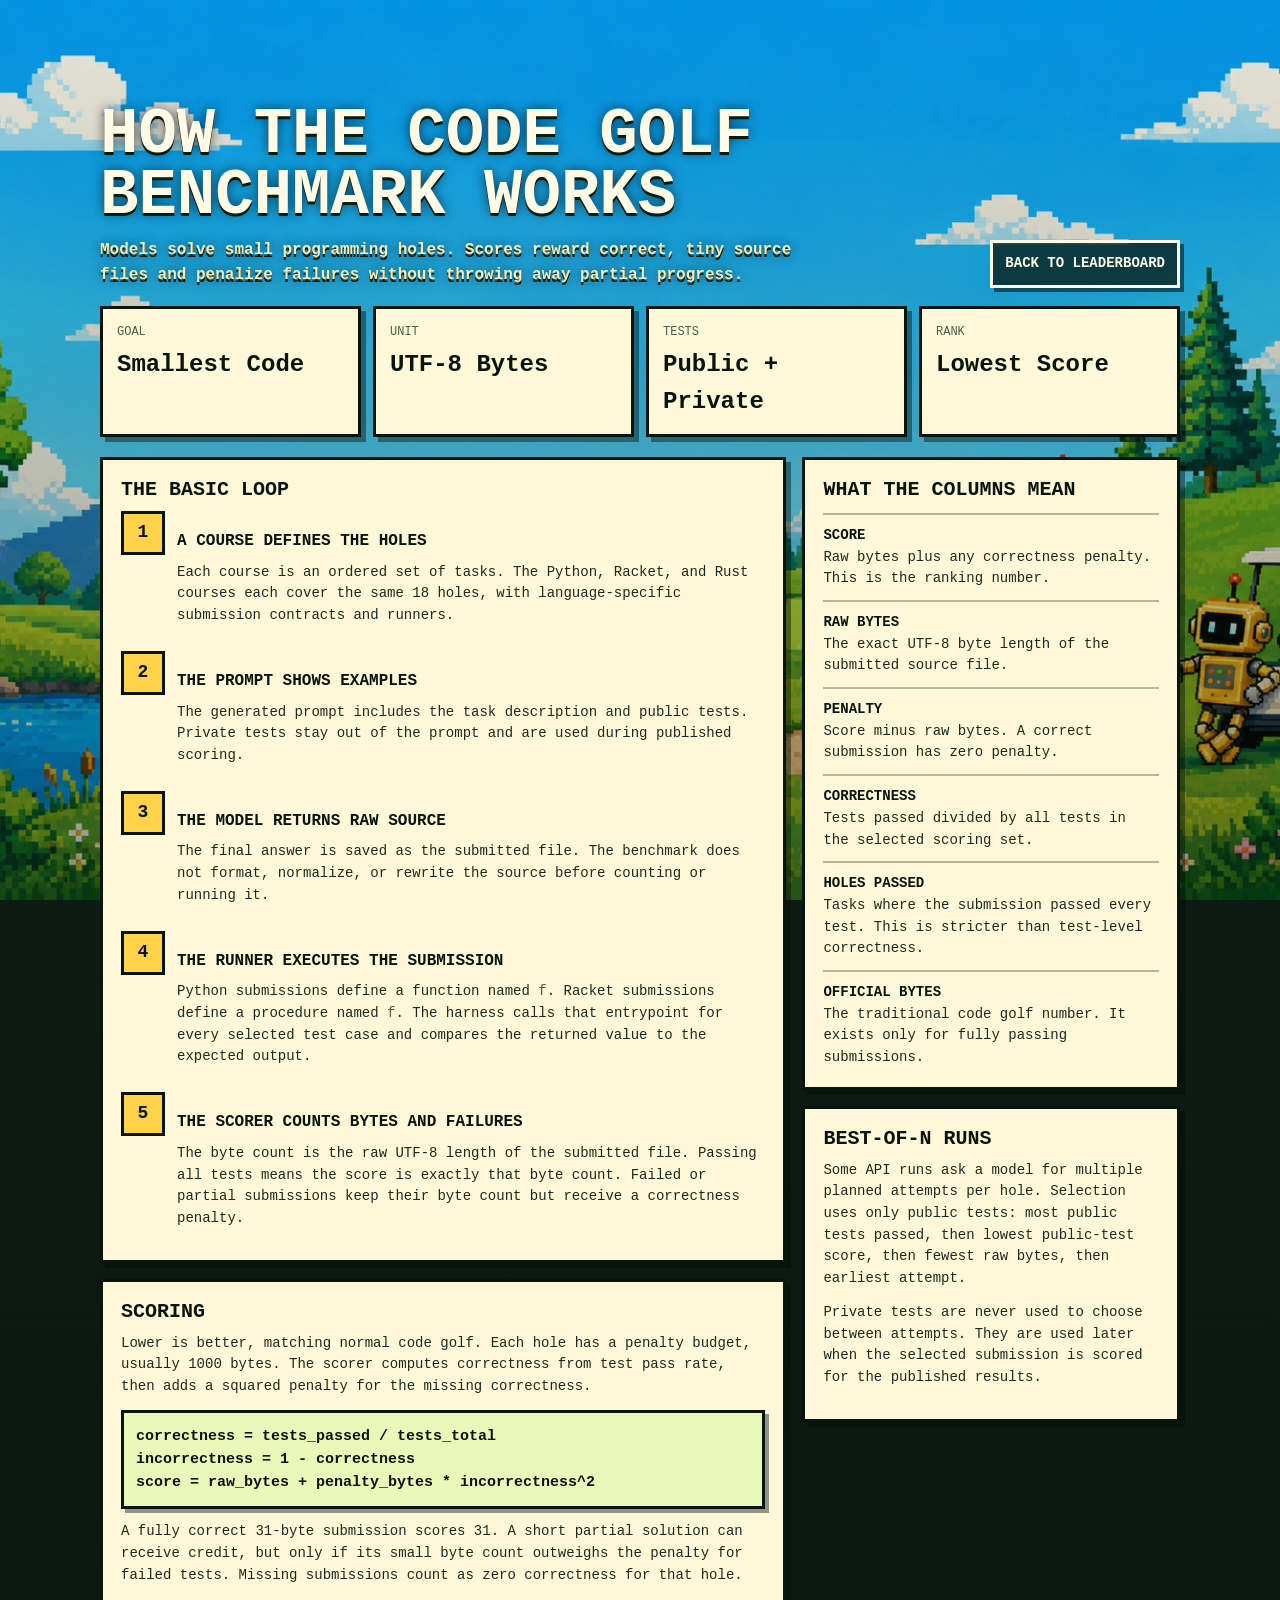
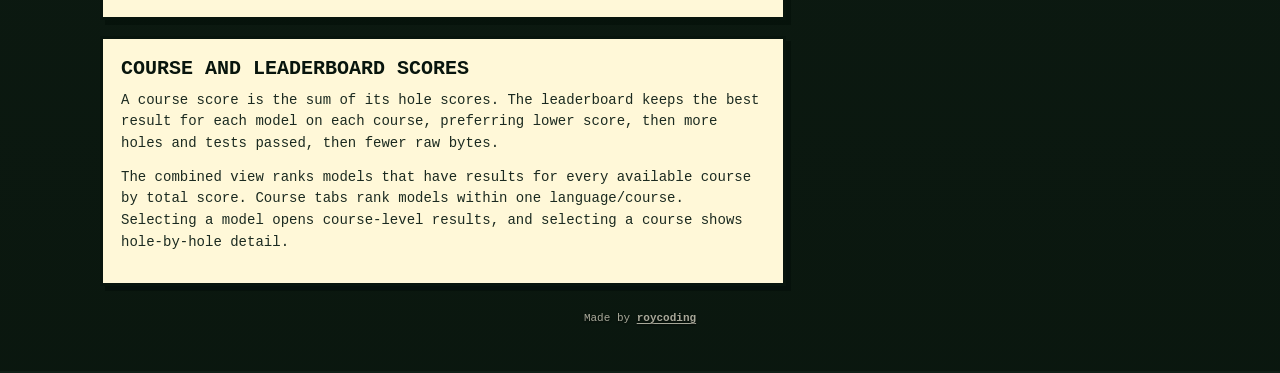
<file: how-it-works.html>
<!doctype html>
<html lang="en">
  <head>
    <meta charset="utf-8">
    <meta name="viewport" content="width=device-width, initial-scale=1">
    <meta name="description" content="Learn how the Code Golf Benchmark evaluates AI models on correctness and code size.">
    <meta property="og:type" content="website">
    <meta property="og:site_name" content="Code Golf Benchmark">
    <meta property="og:title" content="How the Code Golf Benchmark Works">
    <meta property="og:description" content="Learn how the Code Golf Benchmark evaluates AI models on correctness and code size.">
    <meta property="og:url" content="https://codegolfbench.com/how-it-works.html">
    <meta property="og:image" content="https://codegolfbench.com/code_golf_benchmark_social.png">
    <meta property="og:image:type" content="image/png">
    <meta property="og:image:width" content="1200">
    <meta property="og:image:height" content="630">
    <meta property="og:image:alt" content="A pixel-art golf course with robot golfers and the words Code Golf Benchmark v0.1.">
    <meta name="twitter:card" content="summary_large_image">
    <meta name="twitter:image" content="https://codegolfbench.com/code_golf_benchmark_social.png">
    <meta name="twitter:image:alt" content="A pixel-art golf course with robot golfers and the words Code Golf Benchmark v0.1.">
    <title>How the Code Golf Benchmark Works</title>
    <link rel="icon" type="image/png" href="code_golf_bench_background1.png">
    <style>
      :root {
        color-scheme: dark;
        --bg: #102017;
        --panel: #fff8d8;
        --panel-2: #e9f7b9;
        --text: #1b2a20;
        --muted: #47614d;
        --line: #243f2c;
        --ink: #08150d;
        --link: #075f48;
        --gold: #ffd24a;
        --shadow: rgba(2, 10, 5, 0.42);
      }

      * {
        box-sizing: border-box;
      }

      body {
        margin: 0;
        min-height: 100vh;
        background:
          linear-gradient(rgba(9, 21, 13, 0.08), rgba(9, 21, 13, 0.82)),
          url("code_golf_bench_background1.png") center top / cover fixed,
          var(--bg);
        color: var(--text);
        font: 14px/1.55 "Courier New", ui-monospace, SFMono-Regular, Menlo, monospace;
      }

      main {
        max-width: 1120px;
        margin: 0 auto;
        padding: 28px 20px 44px;
      }

      header {
        display: flex;
        align-items: end;
        justify-content: space-between;
        gap: 24px;
        min-height: 260px;
        margin-bottom: 18px;
        color: #fffbe6;
        text-shadow: 0 3px 0 #0a1b10, 0 0 12px rgba(0, 0, 0, 0.6);
      }

      h1 {
        margin: 0;
        max-width: 820px;
        font-size: clamp(34px, 6vw, 64px);
        line-height: 0.95;
        font-weight: 900;
        letter-spacing: 0;
        text-transform: uppercase;
      }

      h2 {
        margin: 0 0 10px;
        color: var(--ink);
        font-size: 20px;
        line-height: 1.15;
        letter-spacing: 0;
        text-transform: uppercase;
      }

      h3 {
        margin: 18px 0 8px;
        color: var(--ink);
        font-size: 16px;
        letter-spacing: 0;
        text-transform: uppercase;
      }

      p {
        margin: 0 0 12px;
      }

      ul,
      ol {
        margin: 0 0 0 22px;
        padding: 0;
      }

      li + li {
        margin-top: 8px;
      }

      a {
        color: var(--link);
        font-weight: 650;
        text-decoration: none;
      }

      a:hover {
        background: var(--gold);
        color: var(--ink);
        text-decoration: none;
      }

      code {
        color: var(--muted);
      }

      .subhead {
        max-width: 700px;
        margin: 12px 0 0;
        color: #f8edb2;
        font-size: 16px;
        font-weight: 700;
      }

      .top-link {
        display: inline-block;
        flex: 0 0 auto;
        border: 3px solid #fffbe6;
        background: rgba(8, 21, 13, 0.72);
        color: #fffbe6;
        padding: 10px 12px;
        box-shadow: 4px 4px 0 rgba(2, 10, 5, 0.55);
        text-shadow: none;
        text-transform: uppercase;
      }

      .top-link:hover {
        background: var(--gold);
        color: var(--ink);
        text-shadow: none;
      }

      .summary {
        display: grid;
        grid-template-columns: repeat(4, minmax(0, 1fr));
        gap: 12px;
        margin-bottom: 20px;
      }

      .metric,
      .panel {
        background: var(--panel);
        border: 3px solid var(--ink);
        border-radius: 0;
        box-shadow: 5px 5px 0 var(--shadow);
      }

      .metric {
        padding: 14px;
      }

      .metric span {
        display: block;
        color: var(--muted);
        font-size: 12px;
        text-transform: uppercase;
      }

      .metric strong {
        display: block;
        margin-top: 4px;
        color: var(--ink);
        font-size: 24px;
      }

      .content-grid {
        display: grid;
        grid-template-columns: minmax(0, 1fr) minmax(280px, 0.55fr);
        gap: 16px;
        align-items: start;
      }

      .panel {
        padding: 18px;
      }

      .panel + .panel {
        margin-top: 16px;
      }

      .steps {
        counter-reset: step;
        display: grid;
        gap: 12px;
      }

      .step {
        position: relative;
        min-height: 78px;
        padding-left: 56px;
      }

      .step::before {
        counter-increment: step;
        content: counter(step);
        position: absolute;
        left: 0;
        top: 0;
        width: 38px;
        height: 38px;
        display: grid;
        place-items: center;
        border: 3px solid var(--ink);
        background: var(--gold);
        color: var(--ink);
        font-size: 18px;
        font-weight: 900;
      }

      .formula {
        margin: 12px 0 0;
        border: 3px solid var(--ink);
        background: var(--panel-2);
        color: var(--ink);
        padding: 12px;
        font-size: 15px;
        font-weight: 800;
        box-shadow: 4px 4px 0 var(--shadow);
      }

      .after-formula {
        margin-top: 12px;
      }

      .definition-list {
        display: grid;
        gap: 10px;
        margin-top: 12px;
      }

      .definition {
        border-top: 2px solid rgba(36, 63, 44, 0.35);
        padding-top: 10px;
      }

      .definition strong {
        display: block;
        color: var(--ink);
        text-transform: uppercase;
      }

      .site-footer {
        margin-top: 24px;
        color: rgba(255, 251, 230, 0.65);
        font-size: 11px;
        text-align: center;
        text-shadow: 0 1px 2px rgba(0, 0, 0, 0.65);
      }

      .site-footer a {
        color: inherit;
        text-decoration: underline;
        text-underline-offset: 2px;
      }

      .site-footer a:hover {
        background: transparent;
        color: #fffbe6;
      }

      @media (max-width: 820px) {
        body {
          background-attachment: scroll;
        }

        header {
          display: block;
          min-height: 220px;
          padding-top: 90px;
        }

        .top-link {
          margin-top: 16px;
        }

        .summary,
        .content-grid {
          grid-template-columns: 1fr;
        }
      }

      @media (max-width: 520px) {
        .summary {
          grid-template-columns: repeat(2, minmax(0, 1fr));
        }

        .metric strong {
          font-size: 20px;
        }
      }
    </style>
  </head>
  <body>
    <main>
      <header>
        <div>
          <h1>How the Code Golf Benchmark Works</h1>
          <p class="subhead">Models solve small programming holes. Scores reward correct, tiny source files and penalize failures without throwing away partial progress.</p>
        </div>
        <a class="top-link" href="index.html">Back to Leaderboard</a>
      </header>

      <section class="summary" aria-label="Benchmark mechanics summary">
        <div class="metric"><span>Goal</span><strong>Smallest Code</strong></div>
        <div class="metric"><span>Unit</span><strong>UTF-8 Bytes</strong></div>
        <div class="metric"><span>Tests</span><strong>Public + Private</strong></div>
        <div class="metric"><span>Rank</span><strong>Lowest Score</strong></div>
      </section>

      <div class="content-grid">
        <div>
          <section class="panel">
            <h2>The Basic Loop</h2>
            <div class="steps">
              <div class="step">
                <h3>A course defines the holes</h3>
                <p>Each course is an ordered set of tasks. The Python, Racket, and Rust courses each cover the same 18 holes, with language-specific submission contracts and runners.</p>
              </div>
              <div class="step">
                <h3>The prompt shows examples</h3>
                <p>The generated prompt includes the task description and public tests. Private tests stay out of the prompt and are used during published scoring.</p>
              </div>
              <div class="step">
                <h3>The model returns raw source</h3>
                <p>The final answer is saved as the submitted file. The benchmark does not format, normalize, or rewrite the source before counting or running it.</p>
              </div>
              <div class="step">
                <h3>The runner executes the submission</h3>
                <p>Python submissions define a function named <code>f</code>. Racket submissions define a procedure named <code>f</code>. The harness calls that entrypoint for every selected test case and compares the returned value to the expected output.</p>
              </div>
              <div class="step">
                <h3>The scorer counts bytes and failures</h3>
                <p>The byte count is the raw UTF-8 length of the submitted file. Passing all tests means the score is exactly that byte count. Failed or partial submissions keep their byte count but receive a correctness penalty.</p>
              </div>
            </div>
          </section>

          <section class="panel">
            <h2>Scoring</h2>
            <p>Lower is better, matching normal code golf. Each hole has a penalty budget, usually 1000 bytes. The scorer computes correctness from test pass rate, then adds a squared penalty for the missing correctness.</p>
            <div class="formula">
              correctness = tests_passed / tests_total<br>
              incorrectness = 1 - correctness<br>
              score = raw_bytes + penalty_bytes * incorrectness^2
            </div>
            <p class="after-formula">A fully correct 31-byte submission scores 31. A short partial solution can receive credit, but only if its small byte count outweighs the penalty for failed tests. Missing submissions count as zero correctness for that hole.</p>
          </section>

          <section class="panel">
            <h2>Course and Leaderboard Scores</h2>
            <p>A course score is the sum of its hole scores. The leaderboard keeps the best result for each model on each course, preferring lower score, then more holes and tests passed, then fewer raw bytes.</p>
            <p>The combined view ranks models that have results for every available course by total score. Course tabs rank models within one language/course. Selecting a model opens course-level results, and selecting a course shows hole-by-hole detail.</p>
          </section>
        </div>

        <aside>
          <section class="panel">
            <h2>What the Columns Mean</h2>
            <div class="definition-list">
              <div class="definition">
                <strong>Score</strong>
                <span>Raw bytes plus any correctness penalty. This is the ranking number.</span>
              </div>
              <div class="definition">
                <strong>Raw Bytes</strong>
                <span>The exact UTF-8 byte length of the submitted source file.</span>
              </div>
              <div class="definition">
                <strong>Penalty</strong>
                <span>Score minus raw bytes. A correct submission has zero penalty.</span>
              </div>
              <div class="definition">
                <strong>Correctness</strong>
                <span>Tests passed divided by all tests in the selected scoring set.</span>
              </div>
              <div class="definition">
                <strong>Holes Passed</strong>
                <span>Tasks where the submission passed every test. This is stricter than test-level correctness.</span>
              </div>
              <div class="definition">
                <strong>Official Bytes</strong>
                <span>The traditional code golf number. It exists only for fully passing submissions.</span>
              </div>
            </div>
          </section>

          <section class="panel">
            <h2>Best-of-N Runs</h2>
            <p>Some API runs ask a model for multiple planned attempts per hole. Selection uses only public tests: most public tests passed, then lowest public-test score, then fewest raw bytes, then earliest attempt.</p>
            <p>Private tests are never used to choose between attempts. They are used later when the selected submission is scored for the published results.</p>
          </section>

        </aside>
      </div>

      <footer class="site-footer">Made by <a href="https://roycoding.com">roycoding</a></footer>
    </main>
  </body>
</html>
</file>
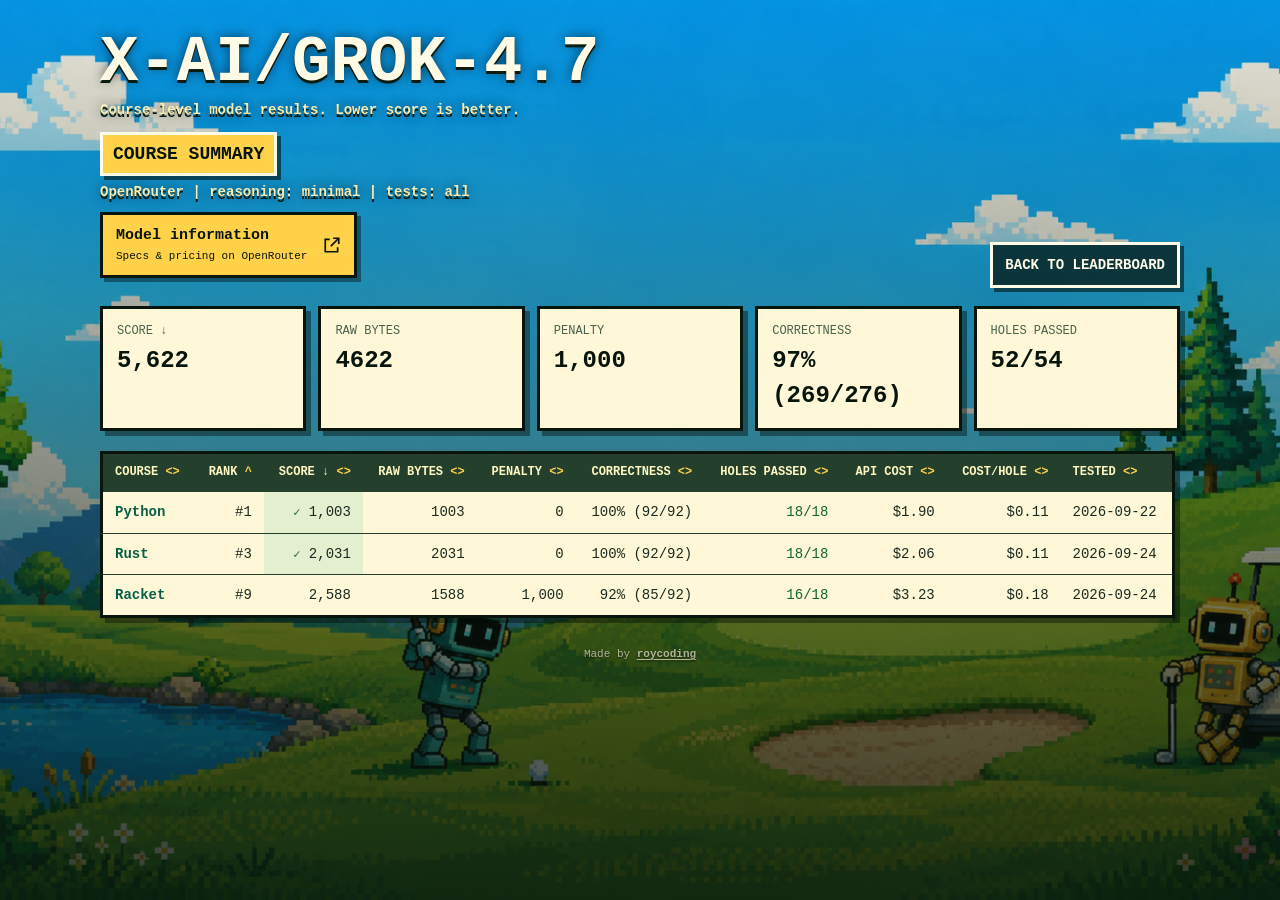
<file: model.html>
<!doctype html>
<html lang="en">
  <head>
    <meta charset="utf-8">
    <meta name="viewport" content="width=device-width, initial-scale=1">
    <meta name="description" content="Explore model and hole-by-hole results from the Code Golf Benchmark.">
    <meta property="og:type" content="website">
    <meta property="og:site_name" content="Code Golf Benchmark">
    <meta property="og:title" content="Code Golf Benchmark — Model Results">
    <meta property="og:description" content="Explore model and hole-by-hole results from the Code Golf Benchmark.">
    <meta property="og:url" content="https://codegolfbench.com/model.html">
    <meta property="og:image" content="https://codegolfbench.com/code_golf_benchmark_social.png">
    <meta property="og:image:type" content="image/png">
    <meta property="og:image:width" content="1200">
    <meta property="og:image:height" content="630">
    <meta property="og:image:alt" content="A pixel-art golf course with robot golfers and the words Code Golf Benchmark v0.1.">
    <meta name="twitter:card" content="summary_large_image">
    <meta name="twitter:image" content="https://codegolfbench.com/code_golf_benchmark_social.png">
    <meta name="twitter:image:alt" content="A pixel-art golf course with robot golfers and the words Code Golf Benchmark v0.1.">
    <title>Code Golf Model Results</title>
    <link rel="icon" type="image/png" href="code_golf_bench_background1.png">
    <script src="results.js"></script>
    <script src="model-info.js"></script>
    <script src="model-details.js"></script>
    <link rel="stylesheet" href="model-details.css">
    <style>
      :root {
        color-scheme: dark;
        --bg: #102017;
        --panel: #fff8d8;
        --panel-2: #e9f7b9;
        --text: #1b2a20;
        --muted: #47614d;
        --line: #243f2c;
        --ink: #08150d;
        --link: #075f48;
        --good: #116530;
        --bad: #991b1b;
        --gold: #ffd24a;
        --shadow: rgba(2, 10, 5, 0.42);
      }

      * {
        box-sizing: border-box;
      }

      body {
        margin: 0;
        min-height: 100vh;
        background:
          linear-gradient(rgba(9, 21, 13, 0.08), rgba(9, 21, 13, 0.82)),
          url("code_golf_bench_background1.png") center top / cover fixed,
          var(--bg);
        color: var(--text);
        font: 14px/1.45 "Courier New", ui-monospace, SFMono-Regular, Menlo, monospace;
      }

      main {
        max-width: 1120px;
        margin: 0 auto;
        padding: 28px 20px 40px;
      }

      header {
        display: flex;
        align-items: end;
        justify-content: space-between;
        gap: 24px;
        min-height: 260px;
        margin-bottom: 18px;
        color: #fffbe6;
        text-shadow: 0 3px 0 #0a1b10, 0 0 12px rgba(0, 0, 0, 0.6);
      }

      h1 {
        margin: 0;
        max-width: 760px;
        font-size: clamp(34px, 6vw, 64px);
        line-height: 0.95;
        font-weight: 900;
        letter-spacing: 0;
        text-transform: uppercase;
      }

      .subhead,
      .metadata {
        margin: 6px 0 0;
        color: #f8edb2;
        font-weight: 700;
      }

      .view-context {
        display: inline-block;
        margin: 12px 0 0;
        border: 3px solid #fffbe6;
        background: var(--gold);
        color: var(--ink);
        box-shadow: 4px 4px 0 rgba(2, 10, 5, 0.55);
        padding: 6px 10px;
        text-shadow: none;
        text-transform: uppercase;
        font-size: 18px;
        font-weight: 900;
      }

      .top-link {
        display: inline-block;
        border: 3px solid #fffbe6;
        background: rgba(8, 21, 13, 0.72);
        color: #fffbe6;
        padding: 10px 12px;
        box-shadow: 4px 4px 0 rgba(2, 10, 5, 0.55);
        text-shadow: none;
        text-transform: uppercase;
      }

      a {
        color: var(--link);
        font-weight: 650;
        text-decoration: none;
      }

      a:hover {
        background: var(--gold);
        color: var(--ink);
        text-decoration: none;
      }

      .top-link:hover {
        background: var(--gold);
        color: var(--ink);
        text-shadow: none;
      }

      .summary {
        display: grid;
        grid-template-columns: repeat(5, minmax(0, 1fr));
        gap: 12px;
        margin-bottom: 20px;
      }

      .metric {
        background: var(--panel);
        border: 3px solid var(--ink);
        border-radius: 0;
        box-shadow: 5px 5px 0 var(--shadow);
        padding: 14px;
      }

      .metric span {
        display: block;
        color: var(--muted);
        font-size: 12px;
        text-transform: uppercase;
      }

      .metric strong {
        display: block;
        margin-top: 4px;
        font-size: 24px;
        color: var(--ink);
      }

      table {
        width: 100%;
        border-collapse: collapse;
        background: var(--panel);
        border: 3px solid var(--ink);
        border-radius: 0;
        box-shadow: 5px 5px 0 var(--shadow);
        overflow: hidden;
      }

      th,
      td {
        padding: 10px 12px;
        border-bottom: 1px solid var(--line);
        text-align: left;
        white-space: nowrap;
        font-variant-numeric: tabular-nums;
      }

      th {
        background: var(--line);
        color: #fff7c2;
        font-size: 12px;
        text-transform: uppercase;
      }

      th.sortable {
        cursor: pointer;
        user-select: none;
      }

      th.sortable::after {
        content: " <> ";
        color: var(--gold);
      }

      th.sort-asc::after {
        content: " ^ ";
      }

      th.sort-desc::after {
        content: " v ";
      }

      tr:last-child td {
        border-bottom: 0;
      }

      td.number,
      th.number {
        text-align: right;
      }

      .status {
        font-weight: 650;
      }

      .passed {
        color: var(--good);
      }

      .failed {
        color: var(--bad);
      }

      .failed-bytes {
        color: var(--bad);
        text-decoration: line-through;
        text-decoration-thickness: 2px;
      }

      .pill {
        display: inline-block;
        min-width: 48px;
        border: 2px solid var(--ink);
        border-radius: 0;
        padding: 2px 8px;
        text-align: center;
        color: var(--ink);
        font-weight: 800;
        text-transform: uppercase;
      }

      .difficulty-easy {
        background: #9df29f;
      }

      .difficulty-medium {
        background: #ffd24a;
      }

      .difficulty-hard {
        background: #ff8b5f;
      }

      code {
        color: var(--muted);
      }

      .table-wrap {
        overflow-x: auto;
        padding: 0 5px 5px 0;
      }

      .hidden {
        display: none;
      }

      .site-footer {
        margin-top: 24px;
        color: rgba(255, 251, 230, 0.65);
        font-size: 11px;
        text-align: center;
        text-shadow: 0 1px 2px rgba(0, 0, 0, 0.65);
      }

      .site-footer a {
        color: inherit;
        text-decoration: underline;
        text-underline-offset: 2px;
      }

      .site-footer a:hover {
        background: transparent;
        color: #fffbe6;
      }

      @media (max-width: 760px) {
        body {
          background-attachment: scroll;
        }

        header {
          display: block;
          min-height: 220px;
          padding-top: 100px;
        }

        .summary {
          grid-template-columns: repeat(2, minmax(0, 1fr));
        }
      }
    </style>
  </head>
  <body>
    <main>
      <header>
        <div>
          <h1 id="model">Model Results</h1>
          <p class="subhead" id="subhead">Lower score is better.</p>
          <p class="view-context" id="view-context"></p>
          <p class="metadata" id="metadata"></p>
          <p class="model-links" id="model-links"></p>
        </div>
        <a class="top-link" href="index.html">Back to Leaderboard</a>
      </header>

      <section class="summary" aria-label="Aggregate results">
        <div class="metric"><span>Score ↓</span><strong id="score">-</strong></div>
        <div class="metric"><span>Raw Bytes</span><strong id="bytes">-</strong></div>
        <div class="metric"><span title="Score minus raw bytes.">Penalty</span><strong id="penalty">-</strong></div>
        <div class="metric"><span title="Tests passed divided by total tests in the selected scoring set.">Correctness</span><strong id="correctness">-</strong></div>
        <div class="metric"><span title="Holes where every test passed. This is different from test-level correctness.">Holes Passed</span><strong id="holes">-</strong></div>
      </section>

      <div class="table-wrap" id="course-wrap">
        <table>
          <thead>
            <tr>
              <th class="sortable course-sort" data-key="course">Course</th>
              <th class="sortable number course-sort" data-key="rank">Rank</th>
              <th class="sortable number course-sort" data-key="score">Score ↓</th>
              <th class="sortable number course-sort" data-key="raw_bytes">Raw Bytes</th>
              <th class="sortable number course-sort" data-key="penalty_points" title="Score minus raw bytes.">Penalty</th>
              <th class="sortable number course-sort" data-key="correctness" title="Tests passed divided by total tests in the selected scoring set.">Correctness</th>
              <th class="sortable number course-sort" data-key="tasks_passed" title="Holes where every test passed. This is different from test-level correctness.">Holes Passed</th>
              <th class="sortable number course-sort" data-key="api_cost" title="Total API cost for this course in USD.">API Cost</th>
              <th class="sortable number course-sort" data-key="cost_per_hole" title="Average API cost per hole in USD.">Cost/Hole</th>
              <th class="sortable course-sort" data-key="evaluation_date" title="Recorded evaluation date of the run used for this score.">Tested</th>
            </tr>
          </thead>
          <tbody id="course-rows"></tbody>
        </table>
      </div>

      <div class="table-wrap hidden" id="hole-wrap">
        <table>
          <thead>
            <tr>
              <th class="sortable hole-sort number" data-key="hole">Hole</th>
              <th class="sortable hole-sort" data-key="task">Task</th>
              <th class="sortable hole-sort" data-key="difficulty">Difficulty</th>
              <th class="sortable hole-sort number" data-key="score">Score ↓</th>
              <th class="sortable hole-sort number" data-key="bytes">Raw Bytes</th>
              <th class="sortable hole-sort number" data-key="penalty_points" title="Score minus raw bytes.">Penalty</th>
              <th class="sortable hole-sort number" data-key="tests_passed">Tests</th>
              <th>Status</th>
              <th>Failure Reason</th>
              <th class="sortable hole-sort number" data-key="api_cost" title="API cost for generating this hole in USD.">Cost</th>
            </tr>
          </thead>
          <tbody id="rows"></tbody>
        </table>
      </div>

      <footer class="site-footer">Made by <a href="https://roycoding.com">roycoding</a></footer>
    </main>

    <script>
      const rawResults = window.CODEGOLF_RESULTS || [];
      const params = new URLSearchParams(window.location.search);
      const requestedModel = params.get("model");
      const requestedCourse = params.get("course");
      const requestedVariant = params.get("variant");
      const rows = document.querySelector("#rows");
      const courseRows = document.querySelector("#course-rows");
      let holeSortState = { key: "hole", direction: "asc" };
      let courseSortState = { key: "rank", direction: "asc" };

      function fmtScore(value) {
        return Math.round(Number(value)).toLocaleString();
      }

      function fmtCost(value) {
        if (value === null || value === undefined || value === "") return "-";
        const number = Number(value);
        if (!Number.isFinite(number)) return "-";
        return `$${number.toFixed(number < 0.01 ? 4 : 2)}`;
      }

      function pct(value) {
        return `${Math.round(value * 100)}%`;
      }

      function testFraction(result) {
        return `${result.tests_passed}/${result.tests_total}`;
      }

      function correctnessText(passed, total) {
        return `${pct(passed / Math.max(total, 1))} (${passed}/${total})`;
      }

      function correctnessCell(result) {
        return `${pct(result.correctness)} (${testFraction(result)})`;
      }

      function rawByteCount(result) {
        return Number(result.raw_bytes ?? result.bytes ?? 0);
      }

      function penaltyPoints(result) {
        const penalty = Number(result.penalty_points ?? (Number(result.score) - rawByteCount(result)));
        return Number.isFinite(penalty) ? Math.max(0, penalty) : penalty;
      }

      function apiCost(result) {
        const rawCost = result.api_cost ?? result.api_summary?.cost;
        if (rawCost === null || rawCost === undefined || rawCost === "") return null;
        const cost = Number(rawCost);
        return Number.isFinite(cost) ? cost : null;
      }

      function costPerHole(result) {
        const cost = apiCost(result);
        const holes = Number(result.tasks_total);
        return cost !== null && holes > 0 ? cost / holes : null;
      }

      function escapeHtml(value) {
        return String(value)
          .replaceAll("&", "&amp;")
          .replaceAll("<", "&lt;")
          .replaceAll(">", "&gt;")
          .replaceAll('"', "&quot;");
      }

      function modelKey(result) {
        return String(result.model_key || result.model || result.variant || result.run || "");
      }

      function courseKey(result) {
        return String(result.course || "python");
      }

      function courseLabel(course) {
        return course.replaceAll("-", " ").replace(/\b\w/g, (char) => char.toUpperCase());
      }

      function resultPreferenceCompare(a, b) {
        return (
          Number(a.score) - Number(b.score) ||
          Number(b.tasks_passed || 0) - Number(a.tasks_passed || 0) ||
          Number(b.tests_passed || 0) - Number(a.tests_passed || 0) ||
          Number(a.raw_bytes || 0) - Number(b.raw_bytes || 0) ||
          String(a.variant || a.run || "").localeCompare(String(b.variant || b.run || ""))
        );
      }

      function bestResultPerModelCourse(items) {
        const best = new Map();
        for (const result of items) {
          const key = `${modelKey(result)}\u0000${courseKey(result)}`;
          const current = best.get(key);
          if (!current || resultPreferenceCompare(result, current) < 0) best.set(key, result);
        }
        return [...best.values()];
      }

      const results = bestResultPerModelCourse(rawResults);
      const courses = [...new Set(results.map(courseKey))].sort();
      const courseRanks = new Map();
      for (const course of courses) {
        const ranked = results
          .filter((result) => courseKey(result) === course)
          .sort(resultPreferenceCompare)
          .map((result, index) => ({ ...result, rank: index + 1 }));
        courseRanks.set(course, new Map(ranked.map((result) => [modelKey(result), result.rank])));
      }

      const variantResult = requestedVariant ? results.find((item) => item.variant === requestedVariant) : null;
      const selectedModelKey = requestedModel || (variantResult ? modelKey(variantResult) : modelKey(results[0] || {}));
      const modelResults = results
        .filter((item) => modelKey(item) === selectedModelKey)
        .sort((a, b) => courseKey(a).localeCompare(courseKey(b)));
      const selectedCourse = requestedCourse || (requestedVariant && variantResult ? courseKey(variantResult) : null);
      const result = selectedCourse
        ? modelResults.find((item) => courseKey(item) === selectedCourse)
        : null;

      function byteCell(item) {
        if (item.passed) return item.official_bytes ?? item.bytes;
        if (item.bytes === null || item.bytes === undefined) return "-";
        return `<span class="failed-bytes">${item.bytes}</span>`;
      }

      function difficultyCell(item) {
        const difficulty = item.difficulty || "";
        return `<span class="pill difficulty-${difficulty}">${difficulty}</span>`;
      }

      function failureReason(item) {
        if (item.passed) return "";
        if (item.failure_reason !== undefined) return String(item.failure_reason || "");
        if (item.bytes === 0 && item.error === "KeyError: 'f'") return "No submission";
        const error = String(item.error || "");
        if (error.match(/read-syntax|syntax/i)) return "Syntax error";
        if (error.match(/timed out/i)) return "Timeout";
        if (error.match(/KeyError: 'f'|not callable/i)) return "Missing function";
        if (error) return "Runtime error";
        const failureError = (item.failures || []).find((failure) => failure.error);
        return failureError ? "Runtime error" : "Failed tests";
      }

      function fullFailureReason(item) {
        if (item.passed) return "";
        if (item.failure_detail !== undefined) return String(item.failure_detail || "");
        if (item.failure_reason !== undefined) return String(item.failure_reason || "");
        if (item.error) return item.error;
        const failureError = (item.failures || []).find((failure) => failure.error);
        return failureError ? failureError.error : "Failed tests";
      }

      function valueForSort(item, key) {
        if (key === "evaluation_date") return CodegolfDetails.evaluationDate(item);
        if (key === "bytes") return item.bytes ?? Number.POSITIVE_INFINITY;
        if (key === "tests_passed") return item.tests_passed / Math.max(item.tests_total, 1);
        if (key === "course") return courseLabel(courseKey(item));
        if (key === "rank") return courseRanks.get(courseKey(item))?.get(modelKey(item)) ?? Number.POSITIVE_INFINITY;
        if (key === "penalty_points") return penaltyPoints(item);
        if (key === "cost_per_hole") return costPerHole(item) ?? Number.POSITIVE_INFINITY;
        if (key === "api_cost") return apiCost(item) ?? Number.POSITIVE_INFINITY;
        return item[key] ?? "";
      }

      function compareValues(a, b, key) {
        const av = valueForSort(a, key);
        const bv = valueForSort(b, key);
        if (typeof av === "number" && typeof bv === "number") return av - bv;
        return String(av).localeCompare(String(bv));
      }

      function renderRows(items) {
        rows.textContent = "";
        const sorted = [...items].sort((a, b) => {
          const order = compareValues(a, b, holeSortState.key);
          return holeSortState.direction === "asc" ? order : -order;
        });

        for (const item of sorted) {
          const tr = document.createElement("tr");
          const status = item.passed ? "passed" : "failed";
          const reason = failureReason(item);
          const fullReason = fullFailureReason(item);
          tr.innerHTML = `
            <td class="number">${item.hole ?? ""}</td>
            <td><code>${item.task}</code></td>
            <td>${difficultyCell(item)}</td>
            ${CodegolfDetails.scoreCell(item, fmtScore(item.score))}
            <td class="number">${byteCell(item)}</td>
            <td class="number">${fmtScore(penaltyPoints(item))}</td>
            <td class="number">${item.tests_passed}/${item.tests_total}</td>
            <td class="status ${status}">${item.passed ? "Passed" : "Failed"}</td>
            <td title="${escapeHtml(fullReason)}">${escapeHtml(reason)}</td>
            <td class="number">${fmtCost(apiCost(item))}</td>
          `;
          rows.appendChild(tr);
        }
      }

      function markSortHeader() {
        for (const header of document.querySelectorAll("th.sortable")) {
          const state = header.classList.contains("course-sort") ? courseSortState : holeSortState;
          header.classList.toggle("sort-asc", header.dataset.key === state.key && state.direction === "asc");
          header.classList.toggle("sort-desc", header.dataset.key === state.key && state.direction === "desc");
        }
      }

      function renderCourseOverview(items) {
        document.querySelector("#course-wrap").classList.remove("hidden");
        document.querySelector("#hole-wrap").classList.add("hidden");
        courseRows.textContent = "";
        const sorted = [...items].sort((a, b) => {
          const order = compareValues(a, b, courseSortState.key);
          return courseSortState.direction === "asc" ? order : -order;
        });

        for (const item of sorted) {
          const course = courseKey(item);
          const rank = courseRanks.get(course)?.get(modelKey(item));
          const href = `model.html?model=${encodeURIComponent(selectedModelKey)}&course=${encodeURIComponent(course)}`;
          const tr = document.createElement("tr");
          tr.innerHTML = `
            <td><a href="${href}">${escapeHtml(courseLabel(course))}</a></td>
            <td class="number">${rank ? `#${rank}` : "-"}</td>
            ${CodegolfDetails.scoreCell(item, fmtScore(item.score))}
            <td class="number">${item.raw_bytes}</td>
            <td class="number">${fmtScore(penaltyPoints(item))}</td>
            <td class="number" title="Tests passed / total tests: ${testFraction(item)}">${correctnessCell(item)}</td>
            <td class="number passed" title="Fully passed holes / total holes">${item.tasks_passed}/${item.tasks_total}</td>
            <td class="number">${fmtCost(apiCost(item))}</td>
            <td class="number">${fmtCost(costPerHole(item))}</td>
            <td>${CodegolfDetails.dateCell(item)}</td>
          `;
          courseRows.appendChild(tr);
        }
      }

      function renderCourseDetail(item) {
        document.querySelector("#course-wrap").classList.add("hidden");
        document.querySelector("#hole-wrap").classList.remove("hidden");
        renderRows(item.results);
      }

      if (modelResults.length) {
        const summarySource = result || modelResults[0];
        const metadata = summarySource.model_metadata || {};
        const totalScore = modelResults.reduce((total, item) => total + Number(item.score || 0), 0);
        const totalTestsPassed = modelResults.reduce((total, item) => total + Number(item.tests_passed || 0), 0);
        const totalTests = modelResults.reduce((total, item) => total + Number(item.tests_total || 0), 0);
        const totalTasksPassed = modelResults.reduce((total, item) => total + Number(item.tasks_passed || 0), 0);
        const totalTasks = modelResults.reduce((total, item) => total + Number(item.tasks_total || 0), 0);
        const totalBytes = modelResults.reduce((total, item) => total + Number(item.raw_bytes || 0), 0);
        const totalPenalty = modelResults.reduce((total, item) => total + penaltyPoints(item), 0);
        const metaParts = [
          metadata.provider,
          metadata.model_id,
          metadata.reasoning_effort ? `reasoning: ${metadata.reasoning_effort}` : null,
          selectedCourse ? `course: ${courseLabel(selectedCourse)}` : null,
          selectedCourse && result?.variant ? `run variant: ${result.variant}` : null,
          selectedCourse && result ? `language: ${result.language}` : null,
          `tests: ${summarySource.test_set}`,
          selectedCourse && result ? `tested: ${CodegolfDetails.evaluationDate(result) || "Not recorded"}` : null,
        ].filter(Boolean);

        document.querySelector("#model").textContent = summarySource.model || summarySource.variant;
        document.querySelector("#subhead").textContent =
          selectedCourse && result
            ? "Hole-by-hole course results. Lower score is better."
            : "Course-level model results. Lower score is better.";
        document.querySelector("#view-context").textContent =
          selectedCourse && result ? `${courseLabel(selectedCourse)} Course` : "Course Summary";
        document.querySelector("#metadata").textContent = metaParts.join(" | ");
        document.querySelector("#model-links").innerHTML = CodegolfDetails.annotations(summarySource, true);
        document.querySelector("#score").textContent = selectedCourse && result ? fmtScore(result.score) : fmtScore(totalScore);
        document.querySelector("#penalty").textContent = selectedCourse && result ? fmtScore(penaltyPoints(result)) : fmtScore(totalPenalty);
        document.querySelector("#correctness").textContent =
          selectedCourse && result
            ? correctnessCell(result)
            : correctnessText(totalTestsPassed, totalTests);
        document.querySelector("#correctness").title = "Tests passed divided by total tests.";
        document.querySelector("#holes").textContent = selectedCourse && result ? `${result.tasks_passed}/${result.tasks_total}` : `${totalTasksPassed}/${totalTasks}`;
        document.querySelector("#holes").title = "Fully passed holes divided by total holes.";
        document.querySelector("#bytes").textContent = selectedCourse && result ? result.raw_bytes : totalBytes;
        if (selectedCourse && result) {
          renderCourseDetail(result);
        } else {
          renderCourseOverview(modelResults);
        }
        markSortHeader();
      }

      for (const header of document.querySelectorAll("th.sortable")) {
        header.addEventListener("click", () => {
          const key = header.dataset.key;
          if (header.classList.contains("course-sort")) {
            courseSortState = {
              key,
              direction: courseSortState.key === key && courseSortState.direction === "asc" ? "desc" : "asc",
            };
            renderCourseOverview(modelResults);
          } else {
            holeSortState = {
              key,
              direction: holeSortState.key === key && holeSortState.direction === "asc" ? "desc" : "asc",
            };
            if (result) renderCourseDetail(result);
          }
          markSortHeader();
        });
      }
    </script>
  </body>
</html>
</file>
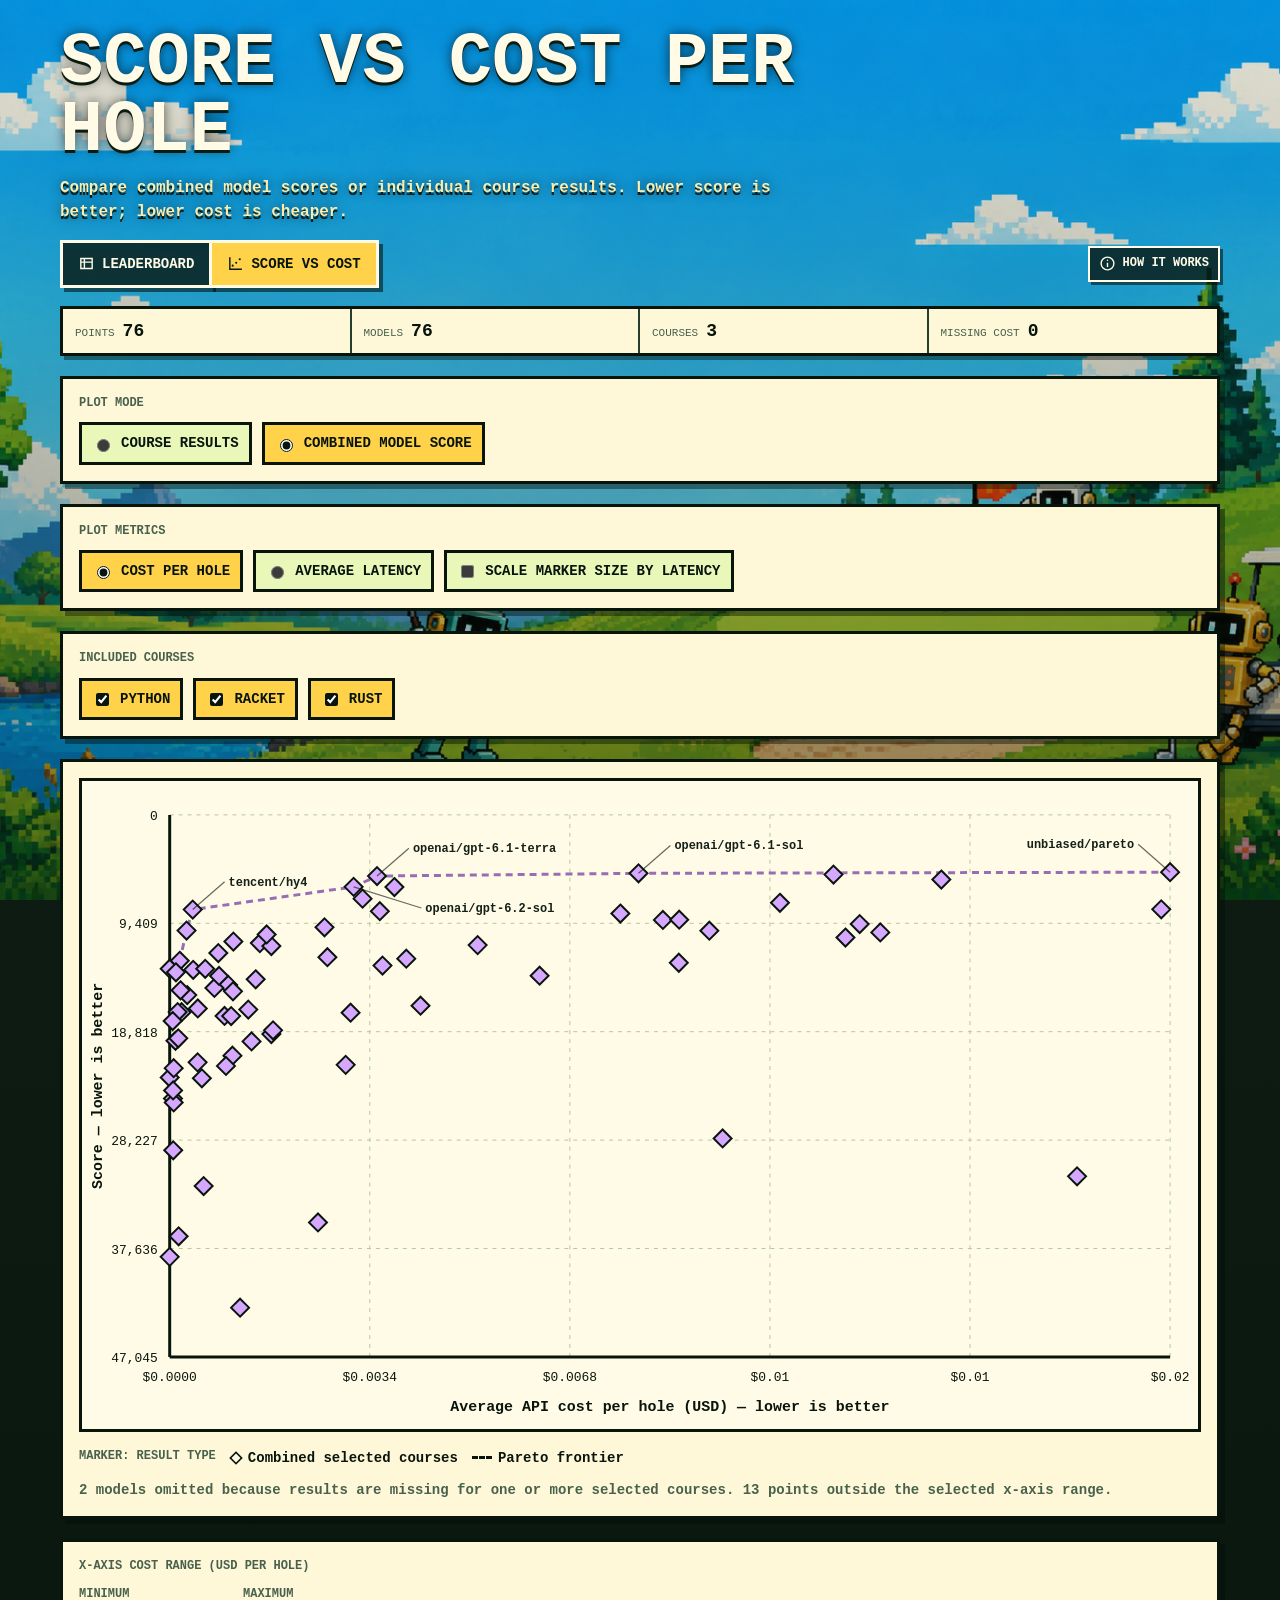
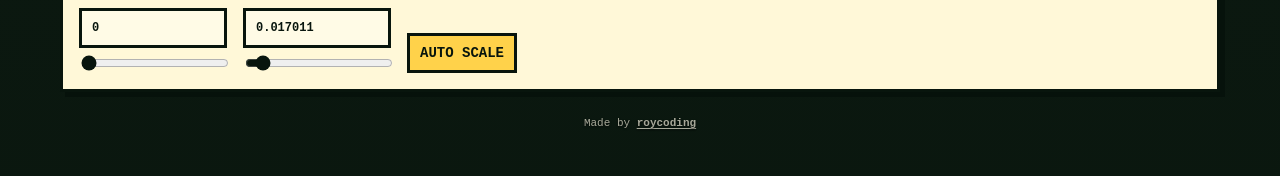
<file: scatter.html>
<!doctype html>
<html lang="en">
  <head>
    <meta charset="utf-8">
    <meta name="viewport" content="width=device-width, initial-scale=1">
    <meta name="description" content="Compare Code Golf Benchmark model scores against API cost and latency.">
    <meta property="og:type" content="website">
    <meta property="og:site_name" content="Code Golf Benchmark">
    <meta property="og:title" content="Code Golf Benchmark — Score vs Cost">
    <meta property="og:description" content="Compare Code Golf Benchmark model scores against API cost and latency.">
    <meta property="og:url" content="https://codegolfbench.com/scatter.html">
    <meta property="og:image" content="https://codegolfbench.com/code_golf_benchmark_social.png">
    <meta property="og:image:type" content="image/png">
    <meta property="og:image:width" content="1200">
    <meta property="og:image:height" content="630">
    <meta property="og:image:alt" content="A pixel-art golf course with robot golfers and the words Code Golf Benchmark v0.1.">
    <meta name="twitter:card" content="summary_large_image">
    <meta name="twitter:image" content="https://codegolfbench.com/code_golf_benchmark_social.png">
    <meta name="twitter:image:alt" content="A pixel-art golf course with robot golfers and the words Code Golf Benchmark v0.1.">
    <title>Score vs Cost or Latency</title>
    <link rel="icon" type="image/png" href="code_golf_bench_background1.png">
    <script src="results.js"></script>
    <style>
      :root {
        color-scheme: dark;
        --bg: #102017;
        --panel: #fff8d8;
        --panel-2: #e9f7b9;
        --text: #1b2a20;
        --muted: #47614d;
        --line: #243f2c;
        --ink: #08150d;
        --link: #075f48;
        --gold: #ffd24a;
        --sky: #73d4ff;
        --shadow: rgba(2, 10, 5, 0.42);
      }

      * {
        box-sizing: border-box;
      }

      body {
        margin: 0;
        min-height: 100vh;
        background:
          linear-gradient(rgba(9, 21, 13, 0.1), rgba(9, 21, 13, 0.8)),
          url("code_golf_bench_background1.png") center top / cover fixed,
          var(--bg);
        color: var(--text);
        font: 14px/1.45 "Courier New", ui-monospace, SFMono-Regular, Menlo, monospace;
      }

      main {
        max-width: 1200px;
        margin: 0 auto;
        padding: 28px 20px 44px;
      }

      header {
        min-height: 260px;
        display: flex;
        flex-direction: column;
        justify-content: end;
        margin-bottom: 18px;
        color: #fffbe6;
        text-shadow: 0 3px 0 #0a1b10, 0 0 12px rgba(0, 0, 0, 0.6);
      }

      h1 {
        margin: 0;
        max-width: 900px;
        font-size: clamp(34px, 7vw, 72px);
        line-height: 0.95;
        font-weight: 900;
        text-transform: uppercase;
      }

      .subhead {
        max-width: 760px;
        margin: 12px 0 0;
        color: #f8edb2;
        font-size: 16px;
        font-weight: 700;
      }

      .header-nav {
        display: flex;
        flex-wrap: wrap;
        align-items: center;
        justify-content: space-between;
        gap: 12px;
        margin-top: 16px;
      }

      .view-switcher {
        display: flex;
        flex-wrap: wrap;
      }

      .view-link,
      .utility-link {
        display: inline-flex;
        align-items: center;
        gap: 7px;
        background: rgba(8, 21, 13, 0.78);
        color: #fffbe6;
        text-shadow: none;
        text-transform: uppercase;
      }

      .view-link {
        border: 3px solid #fffbe6;
        padding: 11px 15px;
        box-shadow: 4px 4px 0 rgba(2, 10, 5, 0.55);
        font-weight: 800;
      }

      .view-link + .view-link {
        margin-left: -3px;
      }

      .view-link[aria-current="page"] {
        position: relative;
        z-index: 1;
        background: var(--gold);
        color: var(--ink);
      }

      .utility-link {
        border: 2px solid #fffbe6;
        padding: 7px 9px;
        box-shadow: 3px 3px 0 rgba(2, 10, 5, 0.55);
        font-size: 12px;
      }

      .view-link:hover,
      .utility-link:hover {
        background: var(--gold);
        color: var(--ink);
      }

      .button-icon {
        flex: 0 0 auto;
        width: 17px;
        height: 17px;
        stroke-width: 2;
      }

      .summary {
        display: grid;
        grid-template-columns: repeat(4, minmax(0, 1fr));
        background: var(--panel);
        border: 3px solid var(--ink);
        box-shadow: 4px 4px 0 var(--shadow);
        margin-bottom: 20px;
      }

      .metric,
      .panel {
        background: var(--panel);
      }

      .metric {
        display: flex;
        align-items: baseline;
        gap: 8px;
        min-width: 0;
        padding: 9px 12px;
      }

      .metric:not(:last-child) {
        border-right: 2px solid var(--line);
      }

      .metric span,
      .panel-label {
        display: block;
        color: var(--muted);
        text-transform: uppercase;
      }

      .metric span {
        font-size: 11px;
      }

      .metric strong {
        font-size: 18px;
        color: var(--ink);
      }

      .panel {
        border: 3px solid var(--ink);
        box-shadow: 5px 5px 0 var(--shadow);
        padding: 16px;
        margin-bottom: 20px;
      }

      .panel-label {
        margin-bottom: 10px;
        font-size: 12px;
        font-weight: 800;
      }

      .filters {
        display: flex;
        flex-wrap: wrap;
        gap: 10px;
      }

      .axis-controls {
        display: flex;
        flex-wrap: wrap;
        align-items: end;
        gap: 12px;
      }

      .axis-control {
        display: grid;
        gap: 5px;
        color: var(--muted);
        font-size: 12px;
        font-weight: 800;
        text-transform: uppercase;
      }

      .axis-control input,
      .axis-button {
        min-height: 40px;
        border: 3px solid var(--ink);
        border-radius: 0;
        background: #fffbe6;
        color: var(--ink);
        font: inherit;
        font-weight: 800;
        padding: 7px 10px;
      }

      .axis-control input {
        width: 148px;
      }

      .axis-control input[type="range"] {
        min-height: auto;
        border: 0;
        background: transparent;
        padding: 0;
        accent-color: var(--ink);
      }

      .axis-button {
        background: var(--gold);
        cursor: pointer;
        text-transform: uppercase;
      }

      .filter {
        display: inline-flex;
        align-items: center;
        gap: 8px;
        border: 3px solid var(--ink);
        background: var(--panel-2);
        color: var(--ink);
        cursor: pointer;
        font-weight: 800;
        padding: 8px 10px;
        text-transform: uppercase;
      }

      .filter:has(input:checked) {
        background: var(--gold);
      }

      .filter input {
        accent-color: var(--ink);
      }

      .filter input:disabled {
        cursor: not-allowed;
      }

      .chart-wrap {
        position: relative;
        overflow-x: auto;
        padding-bottom: 4px;
      }

      #plot {
        display: block;
        min-width: 720px;
        width: 100%;
        height: auto;
        background: #fffbe6;
        border: 3px solid var(--ink);
      }

      .grid-line {
        stroke: #b5c89d;
        stroke-width: 1;
        stroke-dasharray: 4 5;
      }

      .axis-line {
        stroke: var(--ink);
        stroke-width: 3;
      }

      .tick-label,
      .axis-label {
        fill: var(--ink);
        font-family: "Courier New", ui-monospace, monospace;
        font-size: 13px;
      }

      .axis-label {
        font-size: 15px;
        font-weight: 800;
      }

      .point {
        stroke: var(--ink);
        stroke-width: 2;
        cursor: pointer;
      }

      .point:focus {
        outline: none;
        stroke: #fff;
        stroke-width: 4;
      }

      .frontier-line {
        fill: none;
        stroke-width: 3;
        stroke-dasharray: 7 5;
        opacity: 0.8;
      }

      .frontier-label {
        fill: var(--ink);
        font-family: "Courier New", ui-monospace, monospace;
        font-size: 12px;
        font-weight: 700;
        opacity: 0.95;
        paint-order: stroke;
        pointer-events: none;
        stroke: #fffbe6;
        stroke-linejoin: round;
        stroke-width: 4px;
      }

      .frontier-leader {
        pointer-events: none;
        stroke: var(--ink);
        stroke-width: 1.25;
        opacity: 0.62;
      }

      .tooltip {
        position: absolute;
        z-index: 2;
        max-width: 330px;
        border: 3px solid var(--ink);
        background: var(--panel);
        color: var(--ink);
        box-shadow: 5px 5px 0 var(--shadow);
        padding: 10px 12px;
        pointer-events: auto;
      }

      .tooltip[hidden] {
        display: none;
      }

      .tooltip strong,
      .tooltip span {
        display: block;
      }

      .tooltip strong {
        margin-bottom: 4px;
      }

      .tooltip a {
        display: inline-block;
        margin-top: 8px;
        pointer-events: auto;
      }

      .legend {
        display: flex;
        flex-wrap: wrap;
        gap: 14px;
        margin-top: 12px;
        color: var(--ink);
        font-weight: 700;
      }

      .legend-item {
        display: inline-flex;
        align-items: center;
        gap: 6px;
      }

      .legend-dot {
        width: 12px;
        height: 12px;
        border: 2px solid var(--ink);
      }

      .legend-dot.circle {
        border-radius: 50%;
      }

      .legend-dot.diamond {
        transform: rotate(45deg) scale(0.8);
      }

      .legend-dot.triangle {
        clip-path: polygon(50% 0, 100% 100%, 0 100%);
      }

      .legend-label {
        color: var(--muted);
        font-size: 12px;
        text-transform: uppercase;
      }

      .legend-line {
        width: 20px;
        border-top: 3px dashed var(--ink);
      }

      .notice,
      .empty {
        margin: 12px 0 0;
        color: var(--muted);
        font-weight: 700;
      }

      .empty {
        padding: 50px 20px;
        text-align: center;
      }

      a {
        color: var(--link);
        font-weight: 650;
        text-decoration: none;
      }

      a:hover {
        background: var(--gold);
        color: var(--ink);
      }

      .site-footer {
        margin-top: 24px;
        color: rgba(255, 251, 230, 0.65);
        font-size: 11px;
        text-align: center;
        text-shadow: 0 1px 2px rgba(0, 0, 0, 0.65);
      }

      .site-footer a {
        color: inherit;
        text-decoration: underline;
        text-underline-offset: 2px;
      }

      .site-footer a:hover {
        background: transparent;
        color: #fffbe6;
      }

      @media (max-width: 760px) {
        body {
          background-attachment: scroll;
        }

        header {
          min-height: 220px;
        }

        .summary {
          grid-template-columns: repeat(2, minmax(0, 1fr));
        }

        .metric:not(:last-child) {
          border-right: 0;
        }

        .metric:nth-child(odd) {
          border-right: 2px solid var(--line);
        }

        .metric:nth-child(-n + 2) {
          border-bottom: 2px solid var(--line);
        }
      }

      @media (max-width: 440px) {
        .view-link {
          padding: 9px 10px;
          font-size: 12px;
        }

        .metric {
          display: grid;
          gap: 1px;
          padding: 7px 9px;
        }
      }
    </style>
  </head>
  <body>
    <main>
      <header>
        <h1 id="page-title">Score vs Cost per Hole</h1>
        <p class="subhead" id="page-subhead">Compare combined model scores or individual course results. Lower score is better; lower cost is cheaper.</p>
        <div class="header-nav">
          <nav class="view-switcher" aria-label="Benchmark views">
            <a class="view-link" href="index.html">
              <svg class="button-icon" viewBox="0 0 24 24" fill="none" stroke="currentColor" aria-hidden="true" focusable="false">
                <path d="M4 5h16v14H4zM4 10h16M9 5v14"></path>
              </svg>
              <span>Leaderboard</span>
            </a>
            <a class="view-link" href="scatter.html" aria-current="page">
              <svg class="button-icon" viewBox="0 0 24 24" fill="none" stroke="currentColor" aria-hidden="true" focusable="false">
                <path d="M4 3v17h17"></path>
                <circle cx="8" cy="15" r="1.5" fill="currentColor" stroke="none"></circle>
                <circle cx="13" cy="11" r="1.5" fill="currentColor" stroke="none"></circle>
                <circle cx="18" cy="6" r="1.5" fill="currentColor" stroke="none"></circle>
              </svg>
              <span>Score vs Cost</span>
            </a>
          </nav>
          <a class="utility-link" href="how-it-works.html">
            <svg class="button-icon" viewBox="0 0 24 24" fill="none" stroke="currentColor" aria-hidden="true" focusable="false">
              <circle cx="12" cy="12" r="9"></circle>
              <path d="M12 11v6"></path>
              <circle cx="12" cy="7.5" r="1" fill="currentColor" stroke="none"></circle>
            </svg>
            <span>How It Works</span>
          </a>
        </div>
      </header>

      <section class="summary" aria-label="Scatter plot summary">
        <div class="metric"><span>Points</span><strong id="points">-</strong></div>
        <div class="metric"><span>Models</span><strong id="models">-</strong></div>
        <div class="metric"><span>Courses</span><strong id="courses">-</strong></div>
        <div class="metric"><span id="missing-label">Missing Cost</span><strong id="missing">-</strong></div>
      </section>

      <section class="panel" aria-label="Plot mode">
        <span class="panel-label">Plot mode</span>
        <div class="filters">
          <label class="filter"><input name="plot-mode" type="radio" value="courses">Course results</label>
          <label class="filter"><input name="plot-mode" type="radio" value="combined" checked>Combined model score</label>
        </div>
      </section>

      <section class="panel" aria-label="Plot metrics">
        <span class="panel-label">Plot metrics</span>
        <div class="filters">
          <label class="filter"><input name="x-metric" type="radio" value="cost" checked>Cost per hole</label>
          <label class="filter"><input name="x-metric" type="radio" value="latency">Average latency</label>
          <label class="filter"><input id="scale-markers" type="checkbox"><span id="marker-size-label">Scale marker size by latency</span></label>
        </div>
      </section>

      <section class="panel" aria-label="Course filters">
        <span class="panel-label">Included courses</span>
        <div class="filters" id="filters"></div>
      </section>

      <section class="panel" id="plot-panel" aria-label="Score versus cost scatter plot">
        <div class="chart-wrap" id="chart-wrap">
          <svg id="plot" role="img" aria-labelledby="plot-title plot-description" viewBox="0 0 1120 650">
            <title id="plot-title">Benchmark score versus API cost per hole</title>
            <desc id="plot-description">Lower values are better on both axes.</desc>
          </svg>
          <div class="tooltip" id="tooltip" role="status" hidden></div>
        </div>
        <div class="legend" id="legend" aria-label="Course legend"></div>
        <p class="notice" id="notice"></p>
        <p class="empty" id="empty" hidden>No results with cost data are available for the selected courses.</p>
      </section>

      <section class="panel" id="axis-panel" aria-label="Cost axis controls">
        <span class="panel-label" id="axis-panel-label">X-axis cost range (USD per hole)</span>
        <div class="axis-controls">
          <label class="axis-control">Minimum<input id="x-min" type="number" min="0" step="0.001" inputmode="decimal"><input id="x-min-slider" type="range" min="0"></label>
          <label class="axis-control">Maximum<input id="x-max" type="number" min="0" step="0.001" inputmode="decimal"><input id="x-max-slider" type="range" min="0"></label>
          <button class="axis-button" id="auto-x" type="button">Auto scale</button>
        </div>
      </section>

      <footer class="site-footer">Made by <a href="https://roycoding.com">roycoding</a></footer>
    </main>

    <script>
      const rawResults = window.CODEGOLF_RESULTS || [];
      const params = new URLSearchParams(window.location.search);
      const filters = document.querySelector("#filters");
      const svg = document.querySelector("#plot");
      const chartWrap = document.querySelector("#chart-wrap");
      const tooltip = document.querySelector("#tooltip");
      const legend = document.querySelector("#legend");
      const notice = document.querySelector("#notice");
      const empty = document.querySelector("#empty");
      const xMinInput = document.querySelector("#x-min");
      const xMaxInput = document.querySelector("#x-max");
      const xMinSlider = document.querySelector("#x-min-slider");
      const xMaxSlider = document.querySelector("#x-max-slider");
      const autoXButton = document.querySelector("#auto-x");
      const plotModeInputs = [...document.querySelectorAll('input[name="plot-mode"]')];
      const xMetricInputs = [...document.querySelectorAll('input[name="x-metric"]')];
      const scaleMarkersInput = document.querySelector("#scale-markers");
      const markerSizeLabel = document.querySelector("#marker-size-label");
      const pageTitle = document.querySelector("#page-title");
      const pageSubhead = document.querySelector("#page-subhead");
      const missingLabel = document.querySelector("#missing-label");
      const plotPanel = document.querySelector("#plot-panel");
      const axisPanel = document.querySelector("#axis-panel");
      const axisPanelLabel = document.querySelector("#axis-panel-label");
      const courseColors = ["#ffd24a", "#73d4ff", "#ff8b5f", "#9df29f", "#d6a7ff"];
      const SVG_NS = "http://www.w3.org/2000/svg";
      let hideTooltipTimer;
      let xAxisAuto = true;
      let plotMode = params.get("mode") === "courses" ? "courses" : "combined";
      let xMetric = params.get("x") === "latency" ? "latency" : "cost";
      let scaleMarkers = params.get("size") === "alternate";

      function modelKey(result) {
        return String(result.model_key || result.model || result.variant || result.run || "");
      }

      function courseKey(result) {
        return String(result.course || "python");
      }

      function courseLabel(course) {
        return course.replaceAll("-", " ").replace(/\b\w/g, (char) => char.toUpperCase());
      }

      function providerKey(result) {
        const model = String(result.model || modelKey(result));
        return model.includes("/") ? model.split("/", 1)[0] : "other";
      }

      function providerLabel(provider) {
        return provider === "other" ? "Other" : courseLabel(provider);
      }

      function fmtScore(value) {
        const number = Number(value);
        return Number.isFinite(number) ? Math.round(number).toLocaleString() : "-";
      }

      function fmtCost(value) {
        const number = Number(value);
        if (!Number.isFinite(number)) return "-";
        return `$${number.toFixed(number < 0.01 ? 4 : 2)}`;
      }

      function fmtLatency(value) {
        const number = Number(value);
        if (!Number.isFinite(number)) return "-";
        return `${number.toFixed(number < 1 ? 3 : 2)}s`;
      }

      function apiCost(result) {
        const rawCost = result.api_cost ?? result.api_summary?.cost;
        if (rawCost === null || rawCost === undefined || rawCost === "") return null;
        const cost = Number(rawCost);
        return Number.isFinite(cost) ? cost : null;
      }

      function costPerHole(result) {
        const cost = apiCost(result);
        const holes = Number(result.tasks_total);
        return cost !== null && holes > 0 ? cost / holes : null;
      }

      function apiElapsedSeconds(result) {
        const rawElapsed = result.api_elapsed_seconds ?? result.api_summary?.elapsed_seconds;
        if (rawElapsed === null || rawElapsed === undefined || rawElapsed === "") return null;
        const elapsed = Number(rawElapsed);
        return Number.isFinite(elapsed) && elapsed >= 0 ? elapsed : null;
      }

      function apiCallCount(result) {
        const rawCalls = result.api_calls ?? result.api_summary?.api_calls;
        if (rawCalls === null || rawCalls === undefined || rawCalls === "") return null;
        const calls = Number(rawCalls);
        return Number.isFinite(calls) && calls > 0 ? calls : null;
      }

      function latencyPerRequest(result) {
        const elapsed = apiElapsedSeconds(result);
        const calls = apiCallCount(result);
        return elapsed !== null && calls !== null ? elapsed / calls : null;
      }

      function xValue(point) {
        return xMetric === "cost" ? costPerHole(point) : latencyPerRequest(point);
      }

      function alternateValue(point) {
        return xMetric === "cost" ? latencyPerRequest(point) : costPerHole(point);
      }

      function xMetricLabel() {
        return xMetric === "cost" ? "cost" : "latency";
      }

      function alternateMetricLabel() {
        return xMetric === "cost" ? "latency" : "cost";
      }

      function formatXValue(value) {
        return xMetric === "cost" ? fmtCost(value) : fmtLatency(value);
      }

      function escapeHtml(value) {
        return String(value)
          .replaceAll("&", "&amp;")
          .replaceAll("<", "&lt;")
          .replaceAll(">", "&gt;")
          .replaceAll('"', "&quot;");
      }

      function bestResultPerModelCourse(items) {
        const best = new Map();
        for (const result of items) {
          const key = `${modelKey(result)}\u0000${courseKey(result)}`;
          const current = best.get(key);
          if (!current || Number(result.score) < Number(current.score)) best.set(key, result);
        }
        return [...best.values()];
      }

      const results = bestResultPerModelCourse(rawResults);
      const courses = [...new Set(results.map(courseKey))].sort();
      let selectedCourses = selectedCoursesFromUrl();

      function selectedCoursesFromUrl() {
        if (!params.has("courses")) return new Set(courses);
        const requested = new Set(params.get("courses").split(",").filter(Boolean));
        const selected = courses.filter((course) => requested.has(course));
        return new Set(selected.length ? selected : courses);
      }

      function selectedCourseList() {
        return courses.filter((course) => selectedCourses.has(course));
      }

      function updateUrl() {
        const url = new URL(window.location.href);
        if (selectedCourses.size === courses.length) {
          url.searchParams.delete("courses");
        } else {
          url.searchParams.set("courses", selectedCourseList().join(","));
        }
        if (plotMode === "courses") url.searchParams.set("mode", "courses");
        else url.searchParams.delete("mode");
        if (xMetric === "latency") url.searchParams.set("x", "latency");
        else url.searchParams.delete("x");
        if (scaleMarkers) url.searchParams.set("size", "alternate");
        else url.searchParams.delete("size");
        window.history.replaceState(null, "", url.href);
      }

      function svgElement(name, attributes = {}) {
        const element = document.createElementNS(SVG_NS, name);
        for (const [key, value] of Object.entries(attributes)) element.setAttribute(key, value);
        return element;
      }

      function markerElement(shape, cx, cy, fill, radius = 8) {
        const common = { class: "point", fill };
        if (shape === "square") {
          const half = radius * 0.875;
          return svgElement("rect", { ...common, x: cx - half, y: cy - half, width: half * 2, height: half * 2 });
        }
        if (shape === "diamond") {
          const extent = radius * 1.125;
          return svgElement("polygon", {
            ...common,
            points: `${cx},${cy - extent} ${cx + extent},${cy} ${cx},${cy + extent} ${cx - extent},${cy}`,
          });
        }
        if (shape === "triangle") {
          const extent = radius * 1.125;
          return svgElement("polygon", {
            ...common,
            points: `${cx},${cy - extent} ${cx + extent},${cy + radius} ${cx - extent},${cy + radius}`,
          });
        }
        return svgElement("circle", { ...common, cx, cy, r: radius });
      }

      function ticks(min, max, count = 5) {
        return Array.from({ length: count + 1 }, (_, index) => min + ((max - min) * index) / count);
      }

      function inputValue(value) {
        const precision = xMetric === "cost" ? 6 : 3;
        return String(Number(value.toFixed(precision)));
      }

      function automaticXAxis(points) {
        const frontierPoints = plotMode === "combined"
          ? paretoFrontier(points)
          : selectedCourseList().flatMap((course) => paretoFrontier(
              points.filter((point) => courseKey(point) === course),
            ));
        const maxValue = Math.max(...frontierPoints.map(xValue), 0);
        return { min: 0, max: maxValue > 0 ? maxValue : 1 };
      }

      function xAxisLimits(points) {
        const automatic = automaticXAxis(points);
        if (xAxisAuto) {
          xMinInput.value = inputValue(automatic.min);
          xMaxInput.value = inputValue(automatic.max);
          return { ...automatic, invalid: false };
        }

        const min = Number(xMinInput.value);
        const max = Number(xMaxInput.value);
        if (Number.isFinite(min) && Number.isFinite(max) && min >= 0 && max > min) {
          return { min, max, invalid: false };
        }
        return { ...automatic, invalid: true };
      }

      function syncAxisSliders(points, xAxis) {
        const precisionScale = xMetric === "cost" ? 1_000_000 : 1_000;
        const rawDataMax = Math.max(...points.map(xValue), 0);
        const dataMax = Math.ceil(rawDataMax * precisionScale) / precisionScale;
        const minimumMax = xMetric === "cost" ? 0.001 : 1;
        const max = Math.max(dataMax, xAxis.max, minimumMax);
        // Make the endpoint an exact step and round it upward at the precision
        // displayed by the numeric controls so the most expensive/slowest point fits.
        const step = max / 1000;
        for (const slider of [xMinSlider, xMaxSlider]) {
          slider.max = String(max);
          slider.step = String(step);
        }
        const inputStep = String(1 / precisionScale);
        xMinInput.step = inputStep;
        xMaxInput.step = inputStep;
        xMinSlider.value = String(Math.min(xAxis.min, max));
        xMaxSlider.value = String(Math.min(xAxis.max, max));
      }

      function colorForCourse(course) {
        return courseColors[courses.indexOf(course) % courseColors.length];
      }

      function shapeForPoint(point) {
        if (point.combined) return "diamond";
        return ["circle", "square", "triangle"][courses.indexOf(courseKey(point)) % 3];
      }

      function pointLink(point) {
        const model = encodeURIComponent(modelKey(point));
        if (point.combined) return `model.html?model=${model}`;
        return `model.html?model=${model}&course=${encodeURIComponent(courseKey(point))}`;
      }

      function showTooltip(point, marker, event) {
        window.clearTimeout(hideTooltipTimer);
        const frame = chartWrap.getBoundingClientRect();
        const markerRect = marker.getBoundingClientRect();
        tooltip.innerHTML = `
          <strong>${escapeHtml(point.model || modelKey(point))}</strong>
          <span>${escapeHtml(point.combined ? `Combined: ${point.courses.map(courseLabel).join(" + ")}` : courseLabel(courseKey(point)))}</span>
          <span>Provider: ${escapeHtml(providerLabel(providerKey(point)))}</span>
          <span>Score: ${fmtScore(point.score)}</span>
          <span>Cost/hole: ${fmtCost(costPerHole(point))}</span>
          <span>Average API latency: ${fmtLatency(latencyPerRequest(point))}</span>
          <a href="${pointLink(point)}">Open model/course results</a>
        `;
        tooltip.hidden = false;
        const eventX = event ? event.clientX - frame.left : markerRect.right - frame.left;
        const eventY = event ? event.clientY - frame.top : markerRect.top - frame.top;
        const left = Math.min(eventX + 14, frame.width - tooltip.offsetWidth - 8);
        const top = Math.max(8, eventY - tooltip.offsetHeight - 12);
        tooltip.style.left = `${Math.max(8, left)}px`;
        tooltip.style.top = `${top}px`;
      }

      function hideTooltip() {
        window.clearTimeout(hideTooltipTimer);
        tooltip.hidden = true;
      }

      function scheduleTooltipHide() {
        window.clearTimeout(hideTooltipTimer);
        hideTooltipTimer = window.setTimeout(hideTooltip, 160);
      }

      function renderFilters() {
        filters.textContent = "";
        for (const course of courses) {
          const label = document.createElement("label");
          label.className = "filter";
          const input = document.createElement("input");
          input.type = "checkbox";
          input.checked = selectedCourses.has(course);
          input.disabled = input.checked && selectedCourses.size === 1;
          input.addEventListener("change", () => {
            if (input.checked) selectedCourses.add(course);
            else selectedCourses.delete(course);
            updateUrl();
            render();
          });
          label.append(input, document.createTextNode(courseLabel(course)));
          filters.appendChild(label);
        }
      }

      function appendLegendItem(label, color, shape) {
        const item = document.createElement("span");
        item.className = "legend-item";
        const dot = document.createElement("span");
        dot.className = `legend-dot ${shape}`;
        dot.style.background = color;
        item.append(dot, document.createTextNode(label));
        legend.appendChild(item);
      }

      function appendLegendLabel(label) {
        const item = document.createElement("span");
        item.className = "legend-label";
        item.textContent = label;
        legend.appendChild(item);
      }

      function appendFrontierLegend() {
        const item = document.createElement("span");
        item.className = "legend-item";
        const line = document.createElement("span");
        line.className = "legend-line";
        item.append(line, document.createTextNode("Pareto frontier"));
        legend.appendChild(item);
      }

      function renderLegend(points) {
        legend.textContent = "";
        if (plotMode === "combined") {
          appendLegendLabel("Marker: result type");
          appendLegendItem("Combined selected courses", "#fffbe6", "diamond");
        } else {
          appendLegendLabel("Color and shape: course");
          for (const course of selectedCourseList()) {
            appendLegendItem(courseLabel(course), colorForCourse(course), shapeForPoint({ course }));
          }
        }
        appendFrontierLegend();
        if (scaleMarkers) appendLegendLabel(`Marker size: relative ${alternateMetricLabel()}`);
      }

      function paretoFrontier(points) {
        const ordered = [...points].sort((a, b) => (
          xValue(a) - xValue(b) || Number(a.score) - Number(b.score)
        ));
        const frontier = [];
        let lowestScore = Number.POSITIVE_INFINITY;
        for (const point of ordered) {
          if (Number(point.score) < lowestScore) {
            frontier.push(point);
            lowestScore = Number(point.score);
          }
        }
        return frontier;
      }

      function markerRadius(point, points) {
        if (!scaleMarkers) return 8;
        const values = points.map(alternateValue).filter((value) => value !== null);
        const value = alternateValue(point);
        if (value === null || !values.length) return 8;
        const min = Math.min(...values);
        const max = Math.max(...values);
        if (max === min) return 11;
        const normalized = (Math.sqrt(value) - Math.sqrt(min)) / (Math.sqrt(max) - Math.sqrt(min));
        return 6 + Math.max(0, Math.min(1, normalized)) * 10;
      }

      function frontierModelLabel(point) {
        const model = String(point.model || modelKey(point));
        return model.length > 26 ? `${model.slice(0, 23)}…` : model;
      }

      function labelsOverlap(first, second) {
        return !(
          first.right < second.left || first.left > second.right ||
          first.bottom < second.top || first.top > second.bottom
        );
      }

      function renderPlot(points, xAxis) {
        const width = 1120;
        const height = 650;
        const margin = { top: 34, right: 28, bottom: 72, left: 88 };
        const plotWidth = width - margin.left - margin.right;
        const plotHeight = height - margin.top - margin.bottom;
        const maxScore = Math.max(...points.map((point) => Number(point.score)), 0);
        const yMax = maxScore > 0 ? maxScore * 1.1 : 1;
        const x = (value) => margin.left + ((value - xAxis.min) / (xAxis.max - xAxis.min)) * plotWidth;
        const y = (value) => margin.top + (value / yMax) * plotHeight;

        svg.replaceChildren(
          svgElement("title", { id: "plot-title" }),
          svgElement("desc", { id: "plot-description" }),
        );
        svg.querySelector("title").textContent = xMetric === "cost"
          ? "Benchmark score versus API cost per hole"
          : "Benchmark score versus average API request latency";
        svg.querySelector("desc").textContent = "Lower values are better on both axes.";

        for (const value of ticks(xAxis.min, xAxis.max)) {
          const line = svgElement("line", {
            class: "grid-line", x1: x(value), x2: x(value), y1: margin.top, y2: margin.top + plotHeight,
          });
          svg.appendChild(line);
          const label = svgElement("text", {
            class: "tick-label", x: x(value), y: margin.top + plotHeight + 24, "text-anchor": "middle",
          });
          label.textContent = formatXValue(value);
          svg.appendChild(label);
        }

        for (const value of ticks(0, yMax)) {
          const line = svgElement("line", {
            class: "grid-line", x1: margin.left, x2: margin.left + plotWidth, y1: y(value), y2: y(value),
          });
          svg.appendChild(line);
          const label = svgElement("text", {
            class: "tick-label", x: margin.left - 12, y: y(value) + 5, "text-anchor": "end",
          });
          label.textContent = fmtScore(value);
          svg.appendChild(label);
        }

        svg.appendChild(svgElement("line", {
          class: "axis-line", x1: margin.left, x2: margin.left + plotWidth,
          y1: margin.top + plotHeight, y2: margin.top + plotHeight,
        }));
        svg.appendChild(svgElement("line", {
          class: "axis-line", x1: margin.left, x2: margin.left,
          y1: margin.top, y2: margin.top + plotHeight,
        }));

        const xLabel = svgElement("text", {
          class: "axis-label", x: margin.left + plotWidth / 2, y: height - 18, "text-anchor": "middle",
        });
        xLabel.textContent = xMetric === "cost"
          ? "Average API cost per hole (USD) — lower is better"
          : "Average API request latency (seconds) — lower is better";
        svg.appendChild(xLabel);
        const yLabel = svgElement("text", {
          class: "axis-label", transform: `translate(20 ${margin.top + plotHeight / 2}) rotate(-90)`,
          "text-anchor": "middle",
        });
        yLabel.textContent = "Score — lower is better";
        svg.appendChild(yLabel);

        const frontierGroups = plotMode === "combined"
          ? [{ points, color: "#7d4aa8" }]
          : selectedCourseList().map((course) => ({
              points: points.filter((point) => courseKey(point) === course),
              color: colorForCourse(course),
            }));
        const frontierPoints = [];
        for (const group of frontierGroups) {
          const frontier = paretoFrontier(group.points);
          frontierPoints.push(...frontier);
          if (frontier.length < 2) continue;
          svg.appendChild(svgElement("polyline", {
            class: "frontier-line",
            stroke: group.color,
            points: frontier.map((point) => `${x(xValue(point))},${y(Number(point.score))}`).join(" "),
          }));
        }

        for (const point of points) {
          const pointCourse = point.combined ? "combined" : courseKey(point);
          const group = svgElement("g", {
            tabindex: "0",
            role: "link",
            "aria-label": `${point.model || modelKey(point)}, ${point.combined ? "combined course" : courseLabel(pointCourse)} results`,
          });
          const marker = markerElement(
            shapeForPoint(point), x(xValue(point)), y(Number(point.score)),
            point.combined ? "#d6a7ff" : colorForCourse(pointCourse),
            markerRadius(point, points),
          );
          const title = svgElement("title");
          const pointLabel = point.combined
            ? `Combined: ${point.courses.map(courseLabel).join(" + ")}`
            : courseLabel(pointCourse);
          title.textContent = `${point.model || modelKey(point)} — ${pointLabel}; score ${fmtScore(point.score)}; cost per hole ${fmtCost(costPerHole(point))}; average API latency ${fmtLatency(latencyPerRequest(point))}`;
          group.append(marker, title);
          group.addEventListener("pointerenter", (event) => showTooltip(point, marker, event));
          group.addEventListener("pointermove", (event) => showTooltip(point, marker, event));
          group.addEventListener("pointerleave", scheduleTooltipHide);
          group.addEventListener("focus", () => showTooltip(point, marker));
          group.addEventListener("blur", scheduleTooltipHide);
          group.addEventListener("click", () => { window.location.href = pointLink(point); });
          group.addEventListener("keydown", (event) => {
            if (event.key === "Enter" || event.key === " ") {
              event.preventDefault();
              window.location.href = pointLink(point);
            }
          });
          svg.appendChild(group);
        }

        const occupiedLabels = [];
        const pointBounds = points.map((point) => {
          const markerX = x(xValue(point));
          const markerY = y(Number(point.score));
          const clearance = markerRadius(point, points) + 4;
          return {
            left: markerX - clearance,
            right: markerX + clearance,
            top: markerY - clearance,
            bottom: markerY + clearance,
          };
        });
        const labelBounds = {
          left: margin.left + 4,
          right: margin.left + plotWidth - 4,
          top: margin.top + 13,
          bottom: margin.top + plotHeight - 4,
        };
        for (const point of frontierPoints.sort((a, b) => y(Number(a.score)) - y(Number(b.score)))) {
          const markerX = x(xValue(point));
          const markerY = y(Number(point.score));
          const labelText = frontierModelLabel(point);
          const labelWidth = labelText.length * 8.2 + 8;
          const placements = [];
          for (const distance of [36, 72, 108, 144, 180]) {
            const verticalOffset = Math.max(24, distance * 0.35);
            placements.push(
              { x: markerX + distance, y: markerY - verticalOffset, anchor: "start" },
              { x: markerX + distance, y: markerY + verticalOffset, anchor: "start" },
              { x: markerX - distance, y: markerY - verticalOffset, anchor: "end" },
              { x: markerX - distance, y: markerY + verticalOffset, anchor: "end" },
              { x: markerX + distance, y: markerY - 11, anchor: "start" },
              { x: markerX + distance, y: markerY + 17, anchor: "start" },
              { x: markerX - distance, y: markerY - 11, anchor: "end" },
              { x: markerX - distance, y: markerY + 17, anchor: "end" },
              { x: markerX, y: markerY - distance, anchor: "middle" },
              { x: markerX, y: markerY + distance, anchor: "middle" },
            );
          }
          let placement;
          let box;
          for (const candidate of placements) {
            const left = candidate.anchor === "start"
              ? candidate.x
              : candidate.anchor === "end" ? candidate.x - labelWidth : candidate.x - labelWidth / 2;
            const candidateBox = { left, right: left + labelWidth, top: candidate.y - 15, bottom: candidate.y + 5 };
            const inBounds = candidateBox.left >= labelBounds.left && candidateBox.right <= labelBounds.right &&
              candidateBox.top >= labelBounds.top && candidateBox.bottom <= labelBounds.bottom;
            const collisionBox = {
              left: candidateBox.left - 5,
              right: candidateBox.right + 5,
              top: candidateBox.top - 4,
              bottom: candidateBox.bottom + 4,
            };
            const overlapsLabel = occupiedLabels.some((existing) => labelsOverlap(existing, collisionBox));
            const overlapsPoint = pointBounds.some((existing) => labelsOverlap(existing, collisionBox));
            if (inBounds && !overlapsLabel && !overlapsPoint) {
              placement = candidate;
              box = candidateBox;
              break;
            }
          }
          if (!placement) continue;
          occupiedLabels.push(box);
          const lineX = placement.anchor === "start"
            ? placement.x - 4
            : placement.anchor === "end" ? placement.x + 4 : placement.x;
          const lineY = placement.y - 4;
          svg.appendChild(svgElement("line", {
            class: "frontier-leader", x1: markerX, y1: markerY, x2: lineX, y2: lineY,
          }));
          const label = svgElement("text", {
            class: "frontier-label",
            x: placement.x,
            y: placement.y,
            "text-anchor": placement.anchor,
          });
          label.textContent = labelText;
          svg.appendChild(label);
        }
      }

      function combinedPoints(selectedResults, selectedCourses) {
        const byModel = new Map();
        for (const result of selectedResults) {
          const key = modelKey(result);
          if (!byModel.has(key)) byModel.set(key, []);
          byModel.get(key).push(result);
        }

        const points = [];
        let incomplete = 0;
        for (const [key, modelResults] of byModel) {
          const byCourse = new Map(modelResults.map((result) => [courseKey(result), result]));
          if (!selectedCourses.every((course) => byCourse.has(course))) {
            incomplete += 1;
            continue;
          }
          const courseResults = selectedCourses.map((course) => byCourse.get(course));
          const costs = courseResults.map(apiCost);
          const elapsedTimes = courseResults.map(apiElapsedSeconds);
          const callCounts = courseResults.map(apiCallCount);
          points.push({
            combined: true,
            courses: selectedCourses,
            model_key: key,
            model: courseResults[0].model || key,
            score: courseResults.reduce((total, result) => total + Number(result.score || 0), 0),
            tasks_total: courseResults.reduce((total, result) => total + Number(result.tasks_total || 0), 0),
            api_cost: costs.every((cost) => cost !== null)
              ? costs.reduce((total, cost) => total + cost, 0)
              : null,
            api_elapsed_seconds: elapsedTimes.every((elapsed) => elapsed !== null)
              ? elapsedTimes.reduce((total, elapsed) => total + elapsed, 0)
              : null,
            api_calls: callCounts.every((calls) => calls !== null)
              ? callCounts.reduce((total, calls) => total + calls, 0)
              : null,
          });
        }
        return { points, incomplete };
      }

      function render() {
        for (const input of plotModeInputs) input.checked = input.value === plotMode;
        for (const input of xMetricInputs) input.checked = input.value === xMetric;
        scaleMarkersInput.checked = scaleMarkers;
        markerSizeLabel.textContent = `Scale marker size by ${alternateMetricLabel()}`;
        const metricName = xMetricLabel();
        document.title = xMetric === "cost" ? "Score vs Cost per Hole" : "Score vs API Latency";
        pageTitle.textContent = document.title;
        pageSubhead.textContent = xMetric === "cost"
          ? "Compare combined model scores or individual course results. Lower score is better; lower cost is cheaper."
          : "Compare combined model scores or individual course results. Lower score is better; lower API latency is faster.";
        missingLabel.textContent = `Missing ${courseLabel(metricName)}`;
        plotPanel.setAttribute("aria-label", `Score versus ${metricName} scatter plot`);
        axisPanel.setAttribute("aria-label", `${courseLabel(metricName)} axis controls`);
        axisPanelLabel.textContent = xMetric === "cost"
          ? "X-axis cost range (USD per hole)"
          : "X-axis average API latency range (seconds per request)";
        renderFilters();
        const selected = new Set(selectedCourseList());
        const selectedResults = results.filter((result) => selected.has(courseKey(result)));
        const combined = plotMode === "combined"
          ? combinedPoints(selectedResults, selectedCourseList())
          : { points: selectedResults, incomplete: 0 };
        const candidatePoints = combined.points;
        const plottablePoints = candidatePoints.filter((result) => xValue(result) !== null && Number.isFinite(Number(result.score)));
        const missing = candidatePoints.length - plottablePoints.length;
        const xAxis = xAxisLimits(plottablePoints);
        syncAxisSliders(plottablePoints, xAxis);
        const points = plottablePoints.filter((result) => {
          const value = xValue(result);
          return value >= xAxis.min && value <= xAxis.max;
        });
        const outsideRange = plottablePoints.length - points.length;
        renderLegend(points);
        document.querySelector("#points").textContent = points.length;
        document.querySelector("#models").textContent = new Set(points.map(modelKey)).size;
        document.querySelector("#courses").textContent = selected.size;
        document.querySelector("#missing").textContent = missing;
        const messages = [];
        if (combined.incomplete) messages.push(`${combined.incomplete} model${combined.incomplete === 1 ? "" : "s"} omitted because results are missing for one or more selected courses.`);
        if (missing) messages.push(`${missing} result${missing === 1 ? "" : "s"} omitted because ${metricName} data is unavailable.`);
        if (outsideRange) messages.push(`${outsideRange} point${outsideRange === 1 ? "" : "s"} outside the selected x-axis range.`);
        if (xAxis.invalid) messages.push("Use a non-negative minimum below the maximum; automatic limits are shown until then.");
        if (!messages.length) messages.push("Hover or focus a point for details and a link to the model/course results.");
        notice.textContent = messages.join(" ");
        empty.textContent = plottablePoints.length
          ? "No results fall within the selected x-axis range."
          : `No results with ${metricName} data are available for the selected courses.`;
        empty.hidden = points.length > 0;
        svg.hidden = points.length === 0;
        legend.hidden = points.length === 0;
        if (points.length) renderPlot(points, xAxis);
        else hideTooltip();
      }

      render();
      for (const input of [xMinInput, xMaxInput]) {
        input.addEventListener("change", () => {
          xAxisAuto = false;
          render();
        });
      }
      autoXButton.addEventListener("click", () => {
        xAxisAuto = true;
        render();
      });
      for (const slider of [xMinSlider, xMaxSlider]) {
        slider.addEventListener("input", () => {
          xAxisAuto = false;
          let min = Number(xMinSlider.value);
          let max = Number(xMaxSlider.value);
          const step = Number(slider.step);
          if (min >= max) {
            if (slider === xMinSlider) min = Math.min(min, Math.max(0, max - step));
            else max = Math.max(max, Math.min(Number(slider.max), min + step));
          }
          xMinInput.value = inputValue(min);
          xMaxInput.value = inputValue(max);
          render();
        });
      }
      for (const input of plotModeInputs) {
        input.addEventListener("change", () => {
          plotMode = input.value;
          updateUrl();
          render();
        });
      }
      for (const input of xMetricInputs) {
        input.addEventListener("change", () => {
          xMetric = input.value;
          xAxisAuto = true;
          updateUrl();
          render();
        });
      }
      scaleMarkersInput.addEventListener("change", () => {
        scaleMarkers = scaleMarkersInput.checked;
        updateUrl();
        render();
      });
      tooltip.addEventListener("pointerenter", () => window.clearTimeout(hideTooltipTimer));
      tooltip.addEventListener("pointerleave", scheduleTooltipHide);
    </script>
  </body>
</html>
</file>
<file: model-details.css>
.zero-penalty {
  background: #e3efce;
}

.zero-penalty-mark {
  color: #31613c;
  font-size: 12px;
}

.open-weight-badge {
  display: inline-block;
  padding: 1px 4px;
  border: 1px solid #7d9297;
  background: #e3eded;
  color: #34545d;
  font-size: 10px;
  font-weight: 700;
  line-height: 1.3;
  vertical-align: middle;
  text-shadow: none;
}

.model-name-cell > a:first-child {
  margin-right: 5px;
}

.openrouter-link {
  display: inline-flex;
  align-items: center;
  gap: 16px;
  padding: 10px 13px;
  border: 3px solid var(--ink);
  background: var(--gold);
  box-shadow: 4px 4px 0 var(--shadow);
  text-shadow: none;
  vertical-align: middle;
}

.openrouter-link svg {
  flex: 0 0 auto;
  width: 18px;
  height: 18px;
}

.model-info-copy {
  display: grid;
  gap: 2px;
}

.model-info-copy strong {
  font-size: 15px;
  font-weight: 800;
}

.model-info-copy > span {
  font-size: 11px;
  font-weight: 400;
}

.leaderboard-legend {
  display: flex;
  flex-wrap: wrap;
  align-items: center;
  gap: 8px 20px;
  margin: 14px 0 0;
  color: #fffbe6;
  font-size: 11px;
  text-shadow: 0 1px 2px #08150d;
}

.legend-clean {
  padding: 1px 5px;
  background: #e3efce;
  color: #31613c;
  text-shadow: none;
}

.model-links {
  display: flex;
  flex-wrap: wrap;
  align-items: center;
  gap: 12px;
  margin: 10px 0;
  font-size: 12px;
}

.model-links .openrouter-link {
  color: var(--ink);
}

.model-links .openrouter-link:hover {
  background: #fff8d8;
  color: var(--ink);
}

.model-links .open-weight-badge {
  font-size: 12px;
}

.model-name-cell a:focus-visible,
.model-links a:focus-visible {
  outline: 2px solid #337b91;
  outline-offset: 2px;
}
</file>
